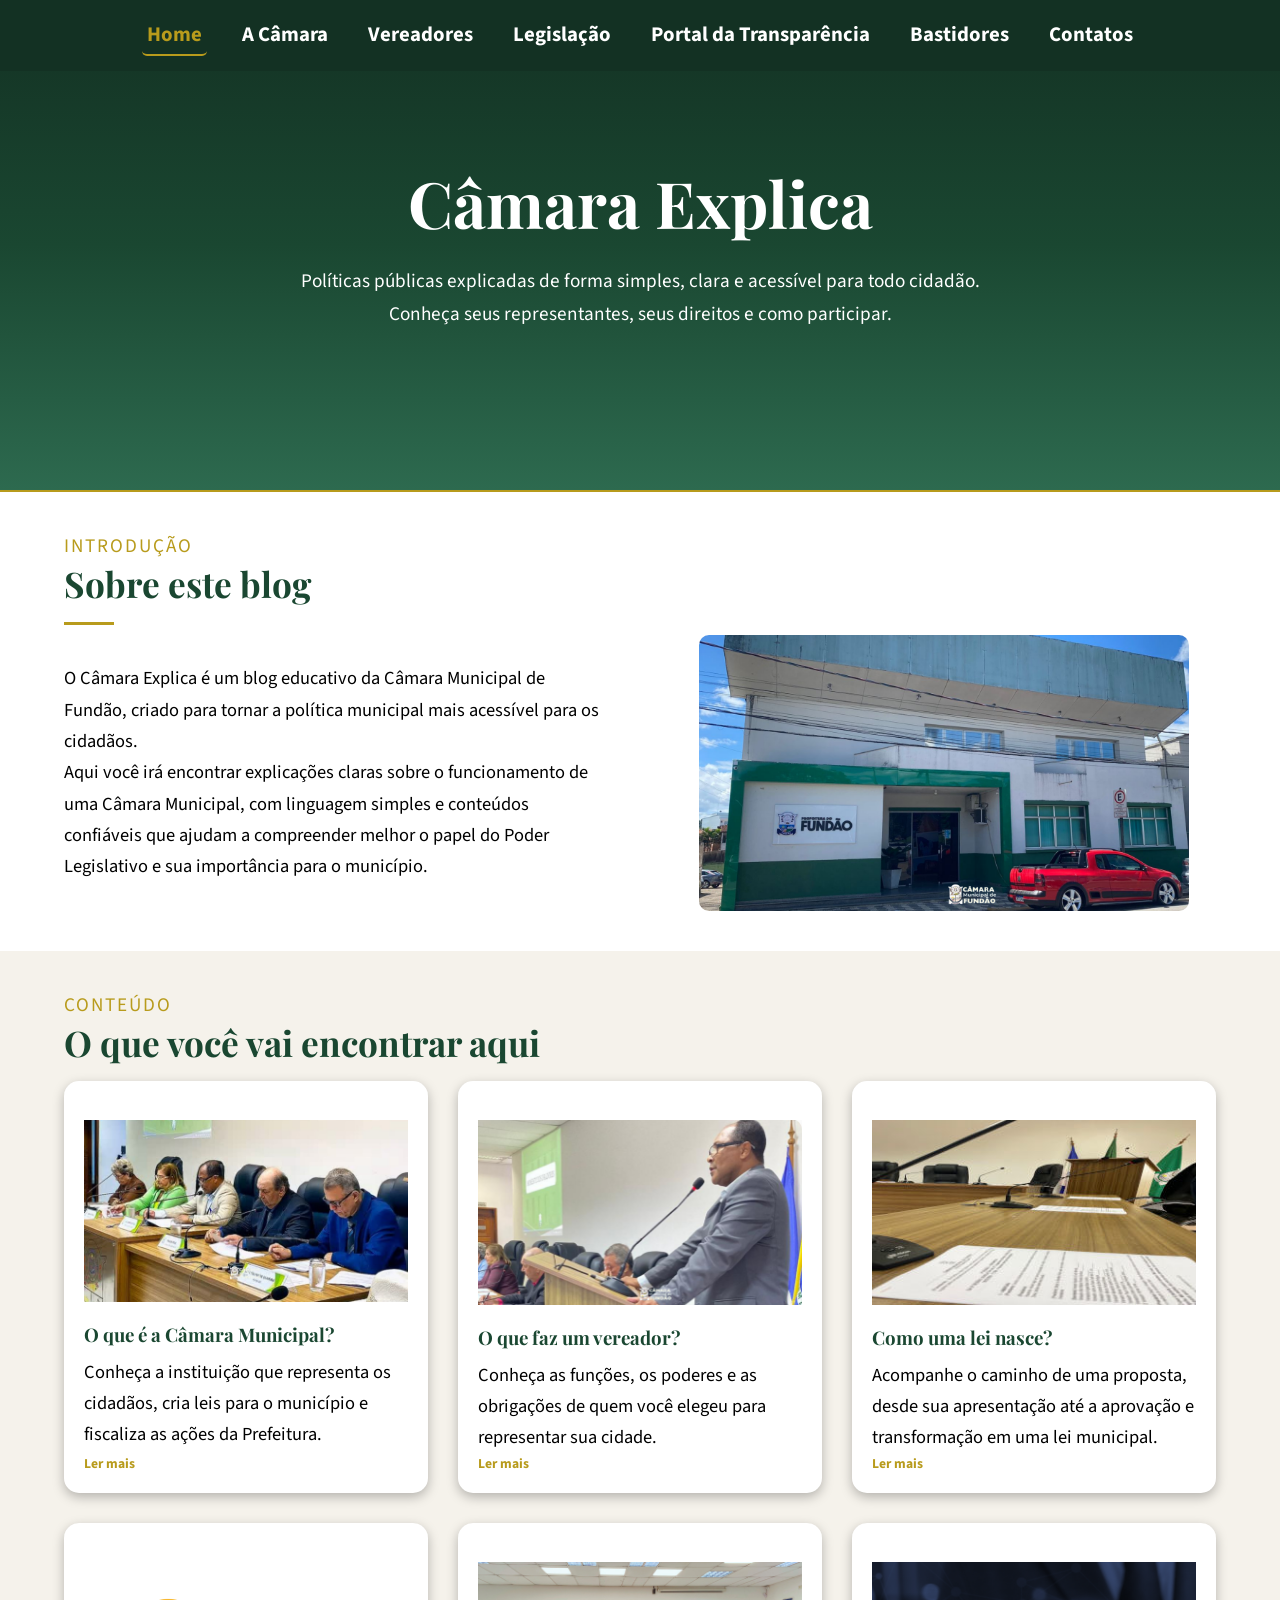
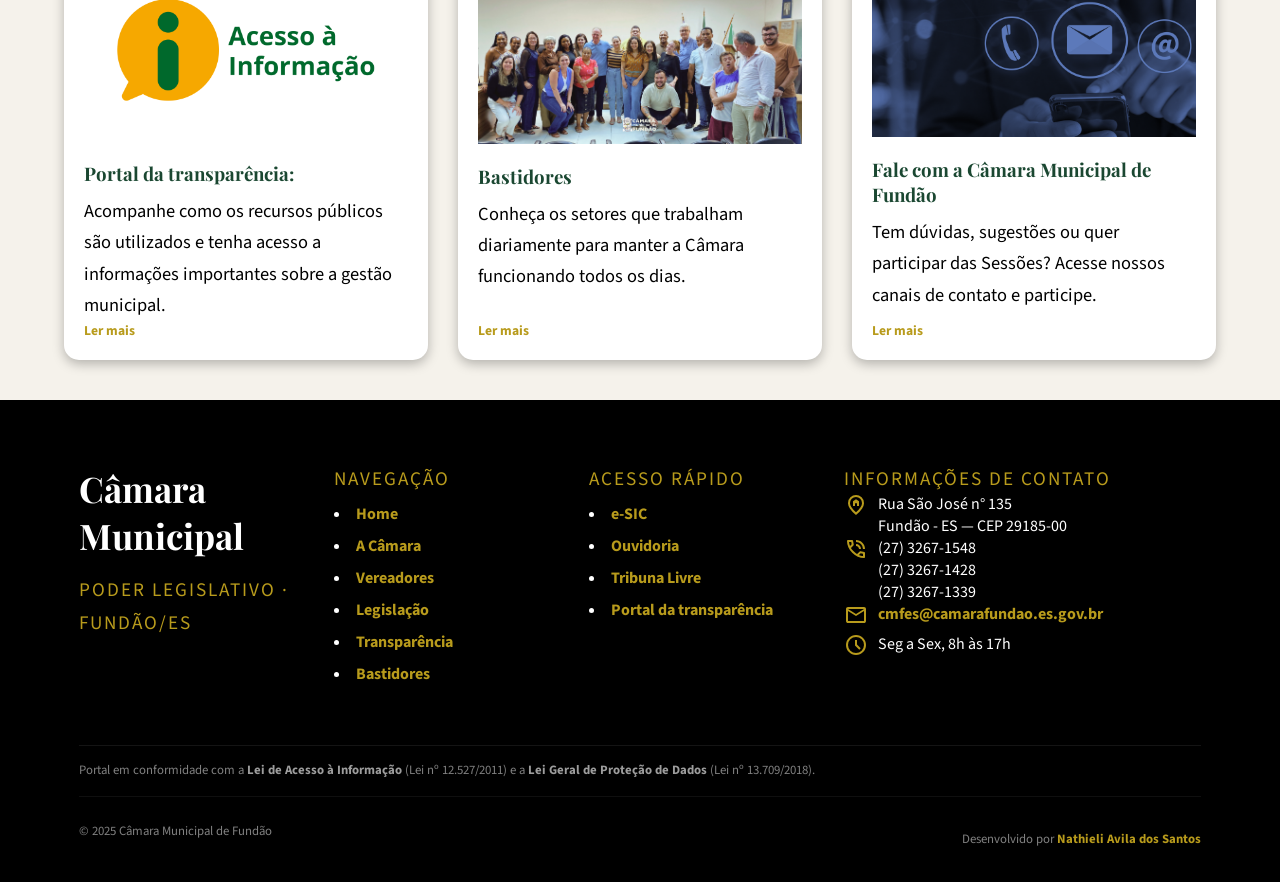
<file: index.html>
<!DOCTYPE html>
<html lang="pt-br">
<head>
    <meta charset="UTF-8">
    <meta name="viewport" content="width=device-width, initial-scale=1.0">
    <link rel="stylesheet" href="https://fonts.googleapis.com/css2?family=Material+Symbols+Outlined:opsz,wght,FILL,GRAD@20..48,100..700,0..1,-50..200&icon_names=menu" />
    <link rel='shortcut icon' type='image/x-icon' href='https://www.camarafundao.es.gov.br/assets/img/favicon.ico' />
    <link rel="stylesheet" href="style.css">
    <script src="incluir.js"></script>
    <title>Câmara Explica</title>
</head>
<body>

    <div id="header"></div>

    <main>
        <!-- HERO -->
        <section class="hero">
            <div class="container">
                <h1>Câmara Explica </h1>
                <p>
                    Políticas públicas explicadas de forma simples, clara e acessível para todo cidadão. Conheça seus representantes, seus direitos e como participar. 
                </p>
            </div>
        </section>

        <!-- SOBRE -->
        <section id="home" class="secao-white" >
            <div class="container">
                <span class="letra">Introdução</span>
                <h2>Sobre este blog </h2>
                <div class="secao-linha"></div>
                <div class="home-inicio">
                    <p class="elemento">
                        O Câmara Explica é um blog educativo da Câmara Municipal de Fundão, criado para tornar a política municipal mais acessível para os cidadãos. <br> Aqui você irá encontrar explicações claras sobre o funcionamento de uma Câmara Municipal, com linguagem simples e conteúdos confiáveis que ajudam a compreender melhor o papel do Poder Legislativo e sua importância para o município. 
                    </p>
                    <img class="elemento" src="Imagens/vereadores/camara.png" alt="">
                </div>
            </div>
        </section>

        <!-- IMAGENS DESTAQUE COM LINK -->
        <section id="destaques">
            <div class="container">
                <span class="letra">Conteúdo</span>
                <h2>O que você vai encontrar aqui</h2>
                <div class="grid-base home-cards">
                    <article class="home-card card-base">
                        <a href="Camara.html"><img src="Imagens/vereadores/vereadores.jpg" alt=""></a>
                        <h3>O que é a Câmara Municipal?</h3>
                        <p>
                            Conheça a instituição que representa os cidadãos, cria leis para o município e fiscaliza as ações da Prefeitura. 
                        </p>
                        <a href="Camara.html">Ler mais</a>
                    </article>

                    <article class="home-card card-base">
                        <a href="vereadores.html">
                        <img src="Imagens/vereadores/oquefaz.png" alt=""></a>
                        <h3>O que faz um vereador?</h3> 
                        <p>
                            Conheça as funções, os poderes e as obrigações de quem você elegeu para representar sua cidade.
                        </p>
                        <a href="vereadores.html">Ler mais</a>
                    </article>

                    <article class="home-card card-base">
                        <a href="legislacao.html">
                        <img src="Imagens/vereadores/legislação.jpeg" alt=""></a>
                        <h3>Como uma lei nasce?</h3>
                        <p>
                            Acompanhe o caminho de uma proposta, desde sua apresentação até a aprovação e transformação em uma lei municipal.
                        </p>
                        <a href="legislacao.html">Ler mais</a>
                    </article>

                    <article class="home-card card-base">
                        <a href="transparencia.html">
                        <img src="Imagens/lei-acesso-informacao3.png" alt=""></a>
                        <h3>Portal da transparência:</h3> 
                        <p>
                            Acompanhe como os recursos públicos são utilizados e tenha acesso a informações importantes sobre a gestão municipal.
                        </p>
                        <a href="transparencia.html">Ler mais</a>
                    </article>

                    <article class="home-card card-base">
                        <a href="bastidores.html">
                        <img src="Imagens/vereadores/bastidores.png" alt=""></a>
                        <h3>Bastidores</h3>
                        <p>
                            Conheça os setores que trabalham diariamente para manter a Câmara funcionando todos os dias.
                        </p>
                        <a href="bastidores.html">Ler mais</a>
                    </article>

                    <article class="home-card card-base">
                        <a href="contatos.html">
                        <img src="Imagens/vereadores/contato.png" alt=""></a>
                        <h3>Fale com a Câmara Municipal de Fundão</h3>
                        <p>
                            Tem dúvidas, sugestões ou quer participar das Sessões? Acesse nossos canais de contato e participe.
                        </p>
                        <a href="contatos.html">Ler mais</a>
                    </article>
                </div>
            </div>
        </section>
    </main>
    <div id="footer"></div>
</body>
</html>
</file>
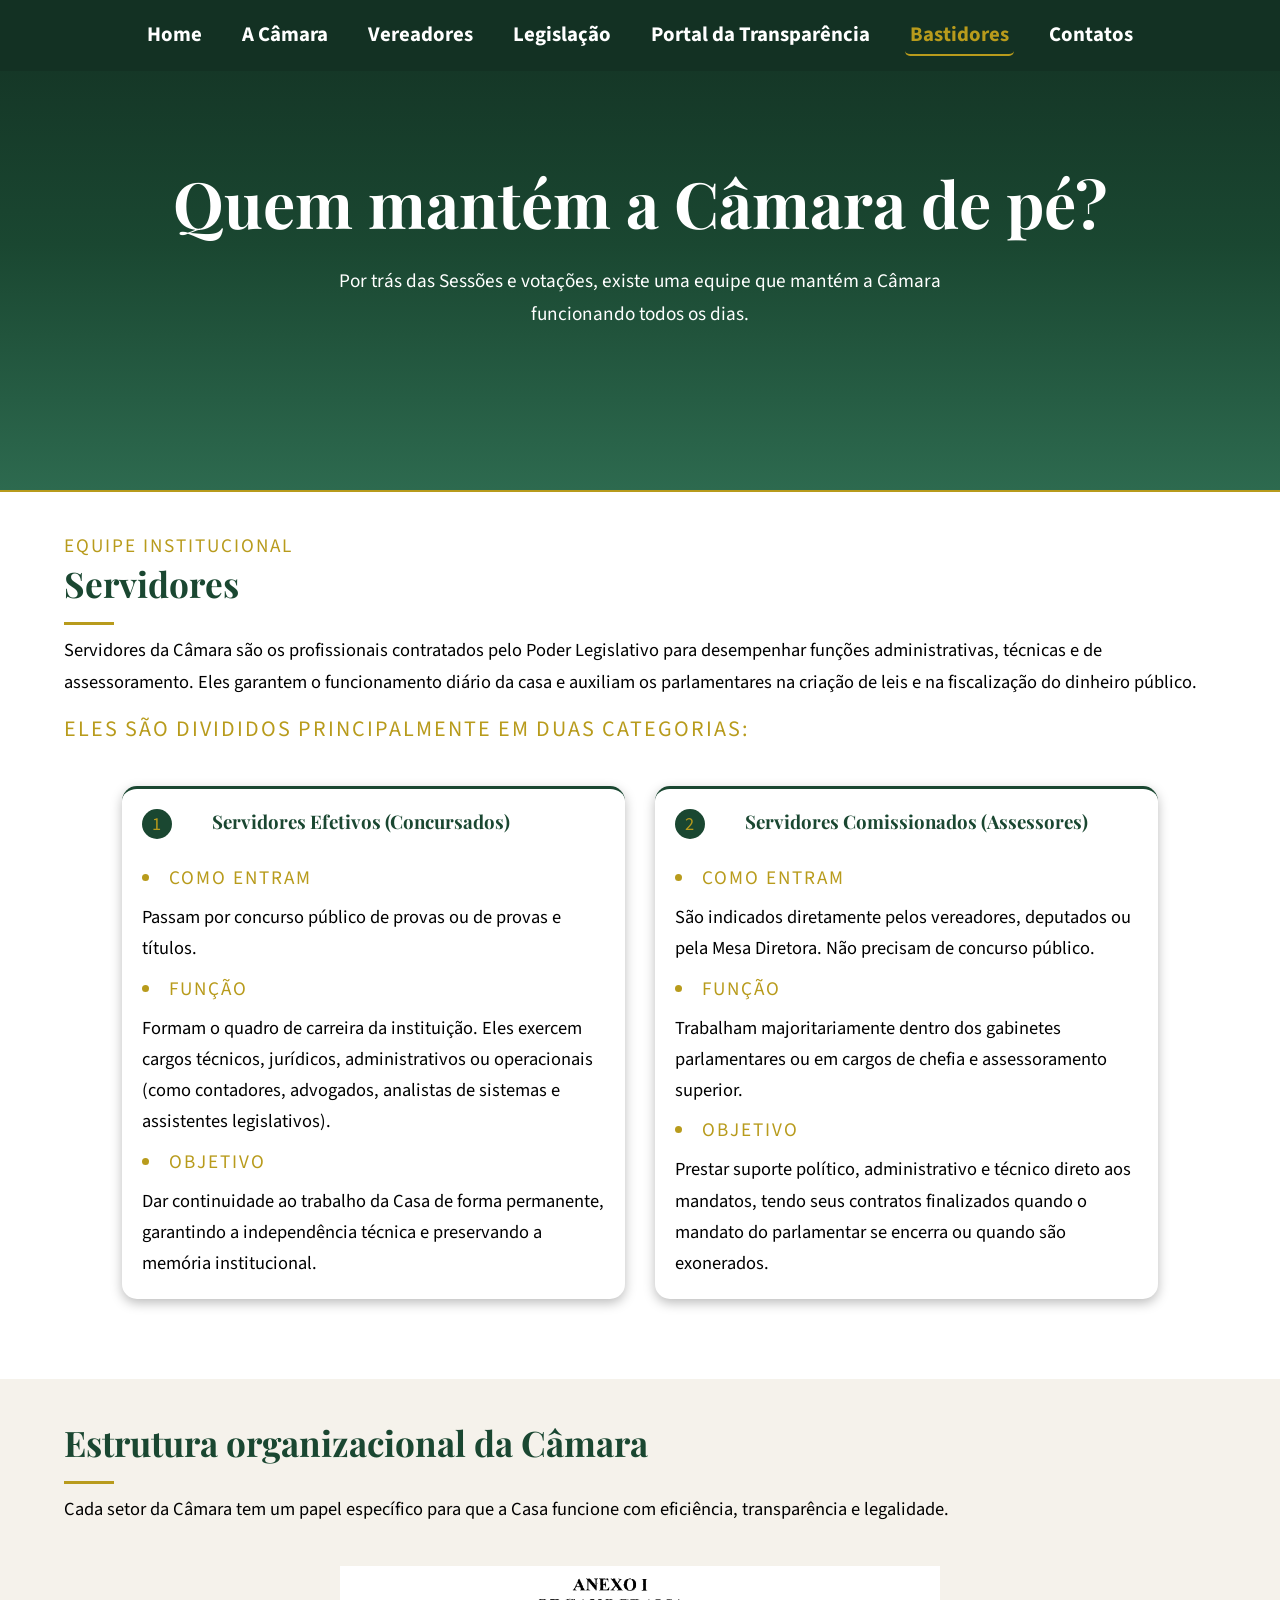
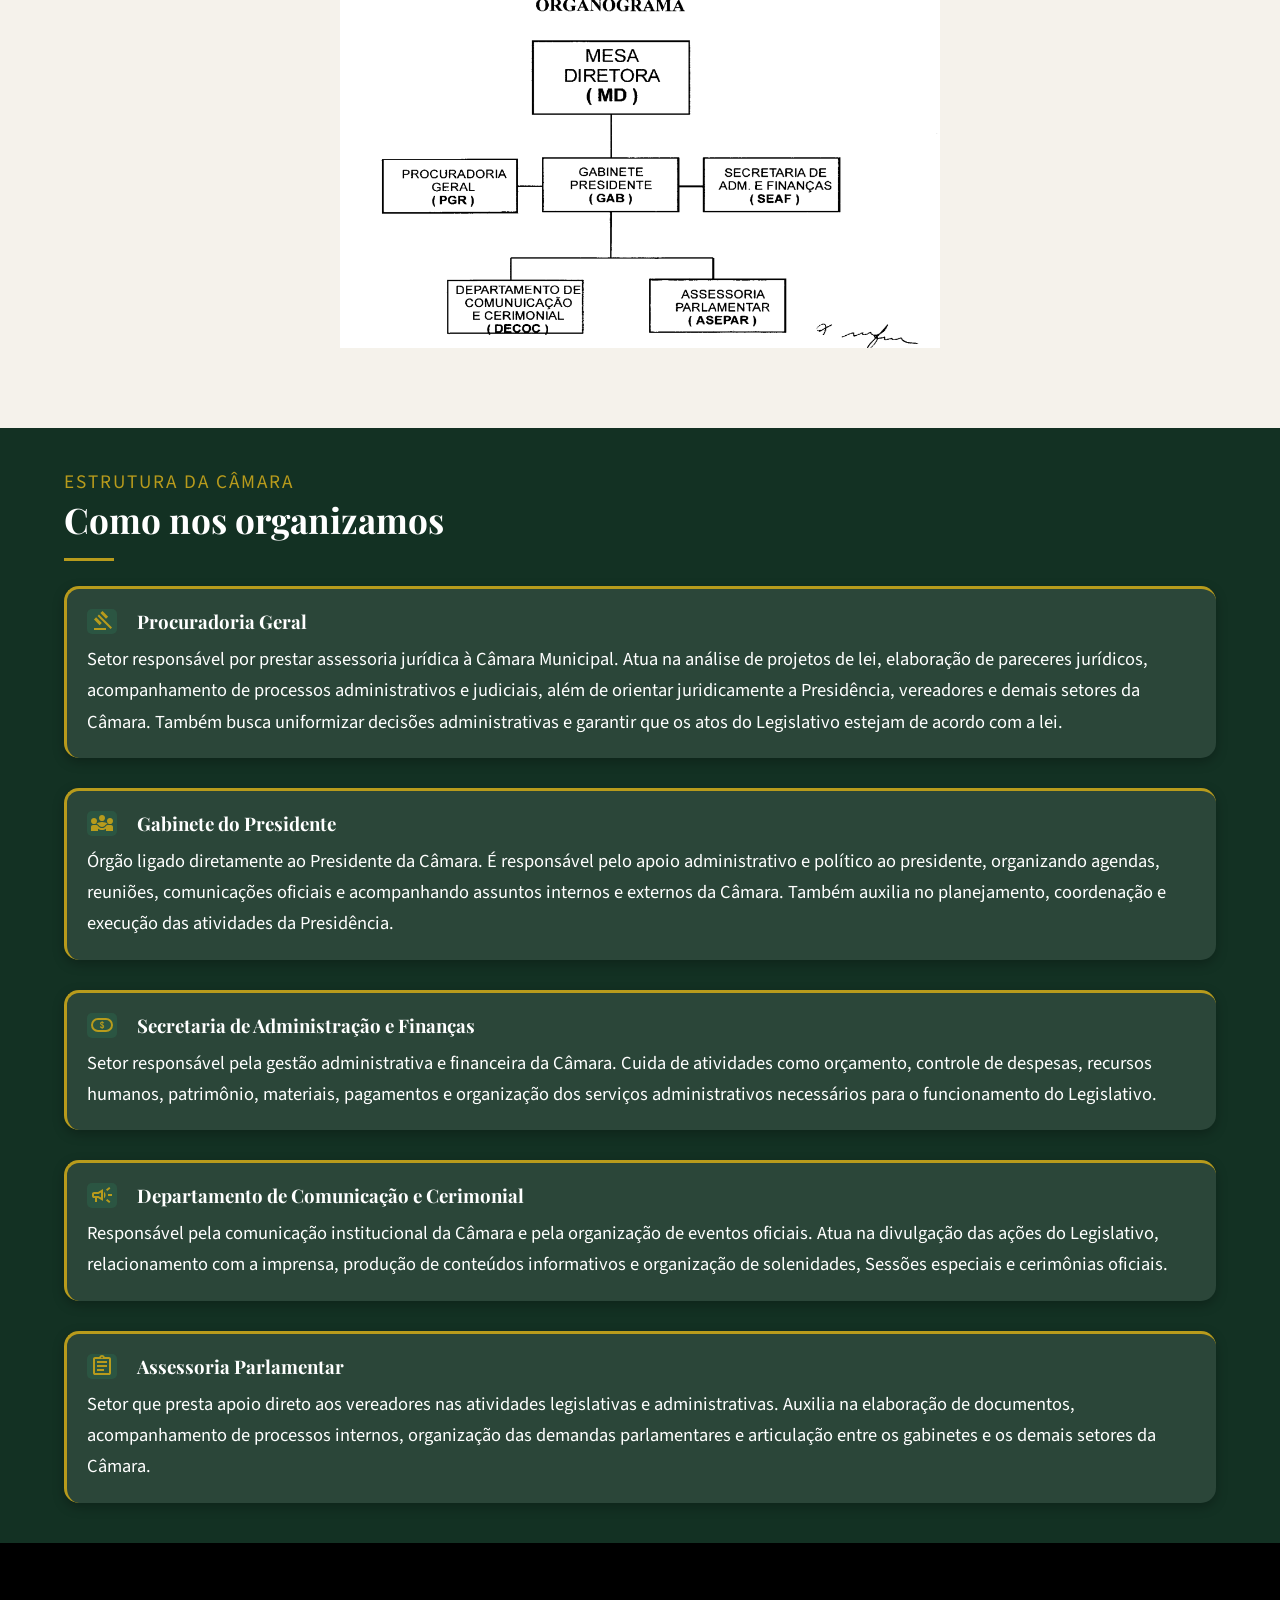
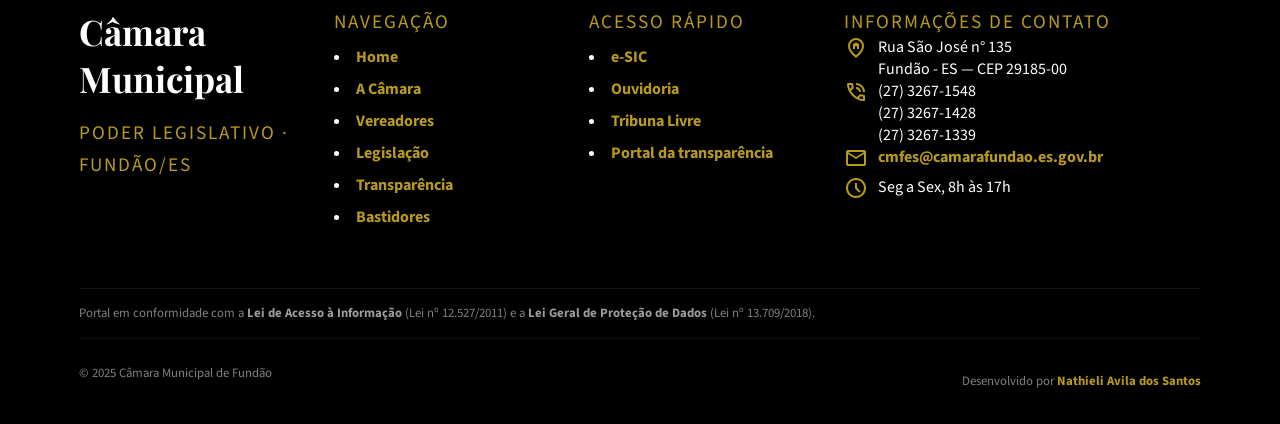
<file: bastidores.html>
<!DOCTYPE html>
<html lang="pt-br">
<head>
    <meta charset="UTF-8">
    <meta name="viewport" content="width=device-width, initial-scale=1.0">
    <link rel="stylesheet" href="https://fonts.googleapis.com/css2?family=Material+Symbols+Outlined:opsz,wght,FILL,GRAD@20..48,100..700,0..1,-50..200&icon_names=menu" />
    <link rel='shortcut icon' type='image/x-icon' href='https://www.camarafundao.es.gov.br/assets/img/favicon.ico' />
    <link rel="stylesheet" href="style.css">
    <script src="incluir.js"></script>
    <title>Bastidores</title>
</head>
<body>
    <div id="header"></div>
    <main>
        <section class="hero">
            <div class="container">
                <h1>Quem mantém a Câmara de pé?</h1>
                <p>
                    Por trás das Sessões e votações, existe uma equipe que mantém a Câmara funcionando todos os dias.
                </p>
            </div>
        </section>

        <section id="servidores" class="secao-white">
            <div class="container">
                <span class="letra">Equipe Institucional</span>
                <h2>Servidores</h2>
                <div class="secao-linha"></div>
                <p>
                    Servidores da Câmara são os profissionais contratados pelo Poder Legislativo para desempenhar funções administrativas, técnicas e de assessoramento. Eles garantem o funcionamento diário da casa e auxiliam os parlamentares na criação de leis e na fiscalização do dinheiro público.
                </p>
                <p><span class="letra">Eles são divididos principalmente em duas categorias:</span></p>
                
                <div class="grid-base grid-servidores container">
                    <article class="card-base">
                        <div class="numeracao">
                            <p class="numero">1</p>
                            <h3>Servidores Efetivos (Concursados)</h3>
                        </div>
                        <ul>
                            <li class="letra">Como entram</li>
                            <p>
                                Passam por concurso público de provas ou de provas e títulos.
                            </p>
                            <li class="letra">Função</li>
                            <p>
                                Formam o quadro de carreira da instituição. Eles exercem cargos técnicos, jurídicos, administrativos ou operacionais (como contadores, advogados, analistas de sistemas e assistentes legislativos).
                            </p>
                            <li class="letra">Objetivo</li>
                            <p>
                                Dar continuidade ao trabalho da Casa de forma permanente, garantindo a independência técnica e preservando a memória institucional.
                            </p> 
                        </ul>
                    </article>
                    
                    <article class="card-base">
                        <div class="numeracao">
                            <p class="numero">2</p>
                            <h3>Servidores Comissionados (Assessores)</h3>
                        </div>
                        <ul>
                            <li class="letra">Como entram</li>
                            <p>
                                São indicados diretamente pelos vereadores, deputados ou pela Mesa Diretora. Não precisam de concurso público.
                            </p>
                            <li class="letra">Função</li>
                            <p>
                                Trabalham majoritariamente dentro dos gabinetes parlamentares ou em cargos de chefia e assessoramento superior.
                            </p>
                            <li class="letra">Objetivo</li>
                            <p>
                                Prestar suporte político, administrativo e técnico direto aos mandatos, tendo seus contratos finalizados quando o mandato do parlamentar se encerra ou quando são exonerados.
                            </p>
                        </ul>
                    </article>
                </div>
            </div>
        </section>

        <section id="estrutura-imagem">
            <div class="container">
                <h2>Estrutura organizacional da Câmara</h2>
                <div class="secao-linha"></div>
                <p>
                    Cada setor da Câmara tem um papel específico para que a Casa funcione com eficiência, transparência e legalidade.
                </p>
                <div class="container"><img class="img-servidores" src="Imagens/estrutura-organizacional.png" alt=""></div>
            </div>
        </section>
    
        <section id="estrutura" class="secao-verde">
            <div class="container">
                <span class="letra">Estrutura da Câmara</span>
                    <h2>Como nos organizamos</h2>
                    <div class="secao-linha"></div>
                <div class="grid-base grid-estrutura">
                    <article class="card-base card-estrutura">
                        <div class="numeracao">
                            <div class="icon-fundo">
                                <span><img src="Imagens/icones/procuradoria.svg" alt=""></span>
                            </div>
                            <h3>Procuradoria Geral</h3>
                        </div>
                        <p>
                            Setor responsável por prestar assessoria jurídica à Câmara Municipal. Atua na análise de projetos de lei, elaboração de pareceres jurídicos, acompanhamento de processos administrativos e judiciais, além de orientar juridicamente a Presidência, vereadores e demais setores da Câmara. Também busca uniformizar decisões administrativas e garantir que os atos do Legislativo estejam de acordo com a lei.
                        </p>
                    </article>
                
                    <article class="card-base card-estrutura">
                        <div class="numeracao">
                            <div class="icon-fundo">
                                <span><img src="Imagens/icones/gabinete.svg" alt=""></span>
                            </div>
                            <h3>Gabinete do Presidente</h3>
                        </div>
                        <p>
                            Órgão ligado diretamente ao Presidente da Câmara. É responsável pelo apoio administrativo e político ao presidente, organizando agendas, reuniões, comunicações oficiais e acompanhando assuntos internos e externos da Câmara. Também auxilia no planejamento, coordenação e execução das atividades da Presidência.
                        </p>
                    </article>
                
                    <article class="card-base card-estrutura">
                        <div class="numeracao">
                            <div class="icon-fundo">
                                <span><img src="Imagens/icones/financas.svg" alt=""></span>
                            </div>
                            <h3>Secretaria de Administração e Finanças</h3>
                        </div>
                        <p>
                            Setor responsável pela gestão administrativa e financeira da Câmara. Cuida de atividades como orçamento, controle de despesas, recursos humanos, patrimônio, materiais, pagamentos e organização dos serviços administrativos necessários para o funcionamento do Legislativo.
                        </p>
                    </article>
                
                    <article class="card-base card-estrutura">
                        <div class="numeracao">
                            <div class="icon-fundo">
                                <span><img src="Imagens/icones/megafone.svg" alt=""></span>
                            </div>
                            <h3>Departamento de Comunicação e Cerimonial</h3>
                        </div>
                        <p>
                            Responsável pela comunicação institucional da Câmara e pela organização de eventos oficiais. Atua na divulgação das ações do Legislativo, relacionamento com a imprensa, produção de conteúdos informativos e organização de solenidades, Sessões especiais e cerimônias oficiais.
                        </p>
                    </article>
                
                    <article class="card-base card-estrutura">
                        <div class="numeracao">
                            <div class="icon-fundo">
                                <span><img src="Imagens/icones/assessoria.svg" alt=""></span>
                            </div>
                            <h3>Assessoria Parlamentar</h3>
                        </div>
                        <p>
                            Setor que presta apoio direto aos vereadores nas atividades legislativas e administrativas. Auxilia na elaboração de documentos, acompanhamento de processos internos, organização das demandas parlamentares e articulação entre os gabinetes e os demais setores da Câmara.
                        </p>
                    </article>
                </div>
            </div>
        </section>
    </main>
    <div id="footer"></div>
</body>
</html>
</file>
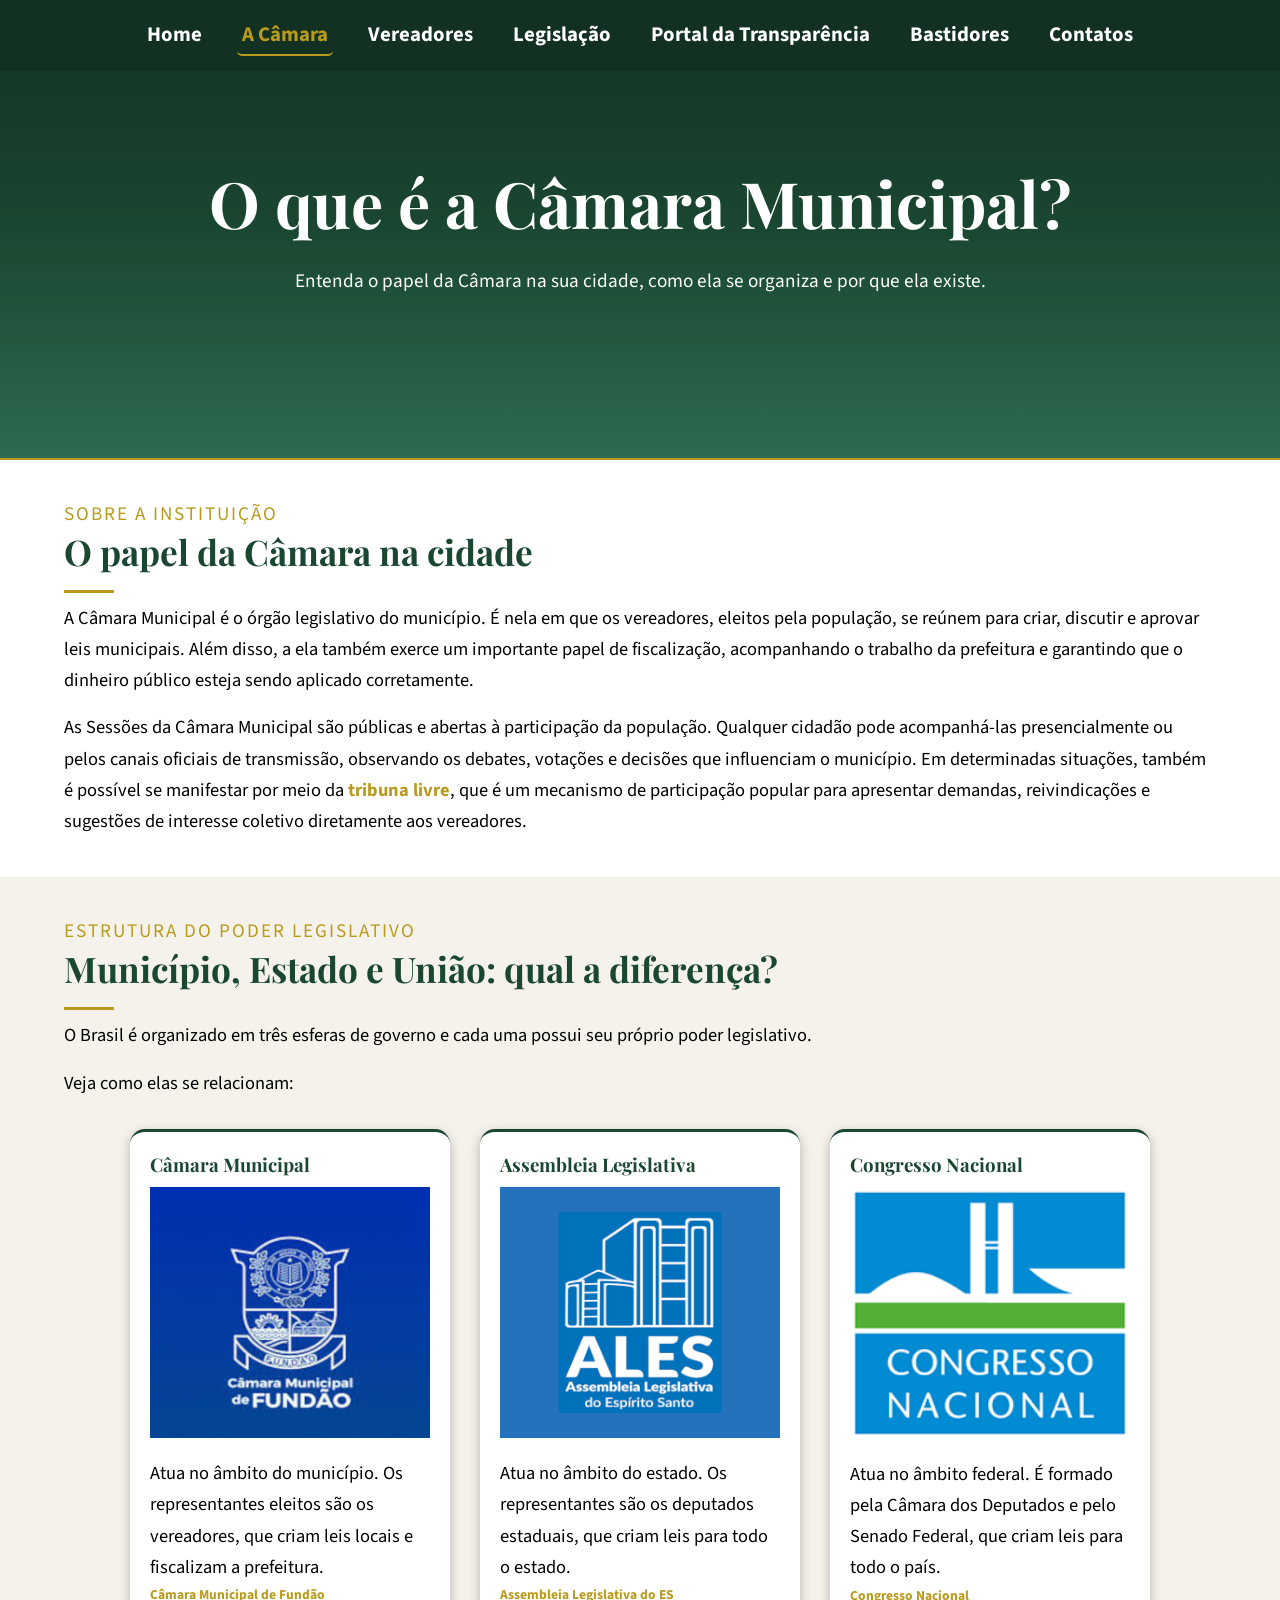
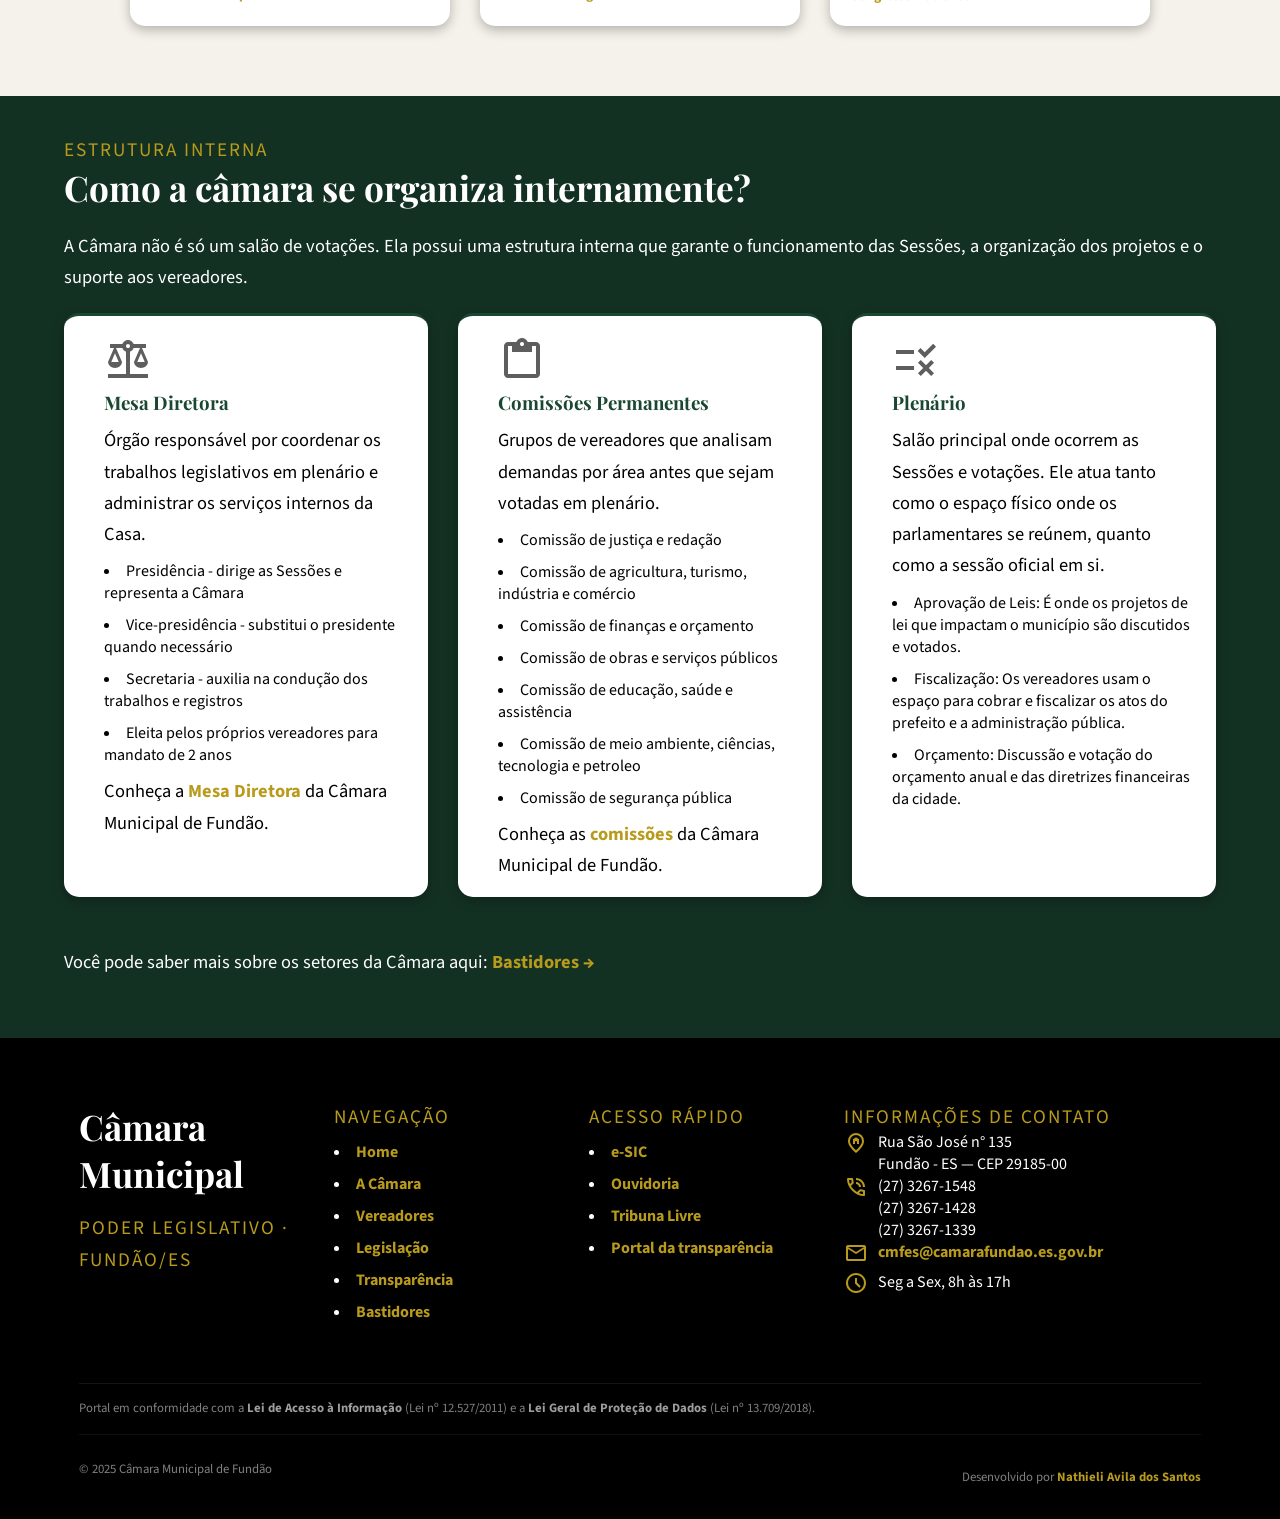
<file: Camara.html>
<!DOCTYPE html>
<html lang="pt-br">
<head>
    <meta charset="UTF-8">
    <meta name="viewport" content="width=device-width, initial-scale=1.0">
    <link rel="stylesheet" href="https://fonts.googleapis.com/css2?family=Material+Symbols+Outlined:opsz,wght,FILL,GRAD@20..48,100..700,0..1,-50..200&icon_names=menu" />
    <link rel='shortcut icon' type='image/x-icon' href='https://www.camarafundao.es.gov.br/assets/img/favicon.ico' />
    <link rel="stylesheet" href="style.css">
    <script src="incluir.js"></script>
    <title>A Câmara</title>
</head>
<body>
<div id="header"></div>

<main>
    <section class="hero">
        <div class="container">
            <h1>O que é a Câmara Municipal?</h1>
            <p>
                Entenda o papel da Câmara na sua cidade, como ela se organiza e por que ela existe.
            </p>
        </div>
    </section>

    <section class="sobre secao-white">
        <div class="container">
        <span class="letra">Sobre a instituição</span>
        <h2>O papel da Câmara na cidade</h2>
        <div class="secao-linha"></div>
            <p>
                A Câmara Municipal é o órgão legislativo do município. É nela em que os vereadores, eleitos pela população, se reúnem para criar, discutir e aprovar leis municipais.
                Além disso, a ela também exerce um importante papel de fiscalização, acompanhando o trabalho da prefeitura e garantindo que o dinheiro público esteja sendo aplicado corretamente.
            </p>

            <p>
                As Sessões da Câmara Municipal são públicas e abertas à participação da população. Qualquer cidadão pode acompanhá-las presencialmente ou pelos canais oficiais de transmissão, observando os debates, votações e decisões que influenciam o município. Em determinadas situações, também é possível se manifestar por meio da <a href="https://www.camarafundao.es.gov.br/formulario/tribunalivre">tribuna livre</a>, que é um mecanismo de participação popular para apresentar demandas, reivindicações e sugestões de interesse coletivo diretamente aos vereadores.
            </p>
        </div>
    </section>

    <section id="destaques">
        <div class="container">
            <span class="letra">Estrutura do poder legislativo</span>
            <h2>Município, Estado e União: qual a diferença?</h2>
            <div class="secao-linha"></div>
            <p>
                O Brasil é organizado em três esferas de governo e cada uma possui seu próprio poder legislativo.
            </p>
            <p>Veja como elas se relacionam:</p>
            
            <div class="grid-base grid-legislativo">
                <article class="card-base">
                    <h3>Câmara Municipal</h3>
                    <img src="Imagens/camaraLogo2.jpg" alt="Câmara Municipal de Fundão">
                    <p>
                        Atua no âmbito do município. Os representantes eleitos são os vereadores, que criam leis locais e fiscalizam a prefeitura.
                    </p>
                    <a href="https://www.camarafundao.es.gov.br/">Câmara Municipal de Fundão</a>
                </article>
                
                <article class="card-base">
                    <h3>Assembleia Legislativa</h3>
                    <img src="Imagens/ALES2.png" alt="Assembleia Legislativa">

                    <p>
                        Atua no âmbito do estado. Os representantes são os deputados estaduais, que criam leis para todo o estado.
                    </p>
                    <a href="https://www.al.es.gov.br/">Assembleia Legislativa do ES</a>
                </article>
                
                <article class="card-base">
                    <h3>Congresso Nacional</h3>
                    <img src="Imagens/congresso.png" alt="">
                    
                    <p>
                        Atua no âmbito federal. É formado pela Câmara dos Deputados e pelo Senado Federal, que criam leis para todo o país.
                    </p>
                    <a href="https://www.congressonacional.leg.br/">Congresso Nacional</a>
                </article>
            </div>
        </div>
    </section>


    <section id="organizacao" class="secao-verde">
        <div class="container">
            <span class="letra">estrutura interna</span>
            <h2>Como a câmara se organiza internamente?</h2>
            <p>
                A Câmara não é só um salão de votações. Ela possui uma estrutura interna que garante o funcionamento das Sessões, a organização dos projetos e o suporte aos vereadores.
            </p>
            
            <div class="grid-base camara-cards">
                <section class="camara-card card-base">
                    <span class="icon"><img src="Imagens/mesa.svg" alt="icon"></span>
                    <h3>Mesa Diretora</h3>
                    <p>
                        Órgão responsável por coordenar os trabalhos legislativos em plenário e administrar os serviços internos da Casa.
                    </p>
                    <ul>
                        <li>Presidência - dirige as Sessões e representa a Câmara</li>
                
                        <li>Vice-presidência - substitui o presidente quando necessário</li>
                
                        <li>Secretaria - auxilia na condução dos trabalhos e registros</li>
                
                        <li>Eleita pelos próprios vereadores para mandato de 2 anos</li>
                    </ul>
                    <p>
                        Conheça a <a href="https://fundao.splonline.com.br/spl/mesas.aspx" target="_blank"> Mesa Diretora</a> da Câmara Municipal de Fundão.
                    </p>
                </section>
                
                <section class="camara-card card-base">
                    <span class="icon"><img src="Imagens/comissoes.svg" alt=""></span>
                    <h3>Comissões Permanentes</h3>
                    <p>
                        Grupos de vereadores que analisam demandas por área antes que sejam votadas em plenário.
                    </p>
                    <ul>
                        <li>Comissão de justiça e redação</li>
                        <li>Comissão de agricultura, turismo, indústria e comércio</li>
                        <li>Comissão de finanças e orçamento</li>
                        <li>Comissão de obras e serviços públicos</li>
                        <li>Comissão de educação, saúde e assistência</li>
                        <li>Comissão de meio ambiente, ciências, tecnologia e petroleo</li>
                        <li>Comissão de segurança pública</li>
                    </ul>

                    <p>
                        Conheça as <a href="https://fundao.splonline.com.br/spl/comissoes.aspx" target="_blank"> comissões</a> da Câmara Municipal de Fundão.
                    </p>
                </section>
                
                <section class="camara-card card-base">
                    <span class="icon"><img src="Imagens/plenario.svg" alt=""></span>
                    <h3>Plenário</h3>
                    <p>
                        Salão principal onde ocorrem as Sessões e votações. Ele atua tanto como o espaço físico onde os parlamentares se reúnem, quanto como a sessão oficial em si.
                    </p>
                    <ul>
                        <li>Aprovação de Leis: É onde os projetos de lei que impactam o município são discutidos e votados.</li>
                        <li>Fiscalização: Os vereadores usam o espaço para cobrar e fiscalizar os atos do prefeito e a administração pública.</li>
                        <li>Orçamento: Discussão e votação do orçamento anual e das diretrizes financeiras da cidade.</li>
                    </ul>
                </section>
            </div>
            <p class="link">
                Você pode saber mais sobre os setores da Câmara aqui: <a href="bastidores.html">Bastidores →</a>
            </p>  
        </div>
    </section>
</main>

<div id="footer"></div>

</body>
</html>
</file>
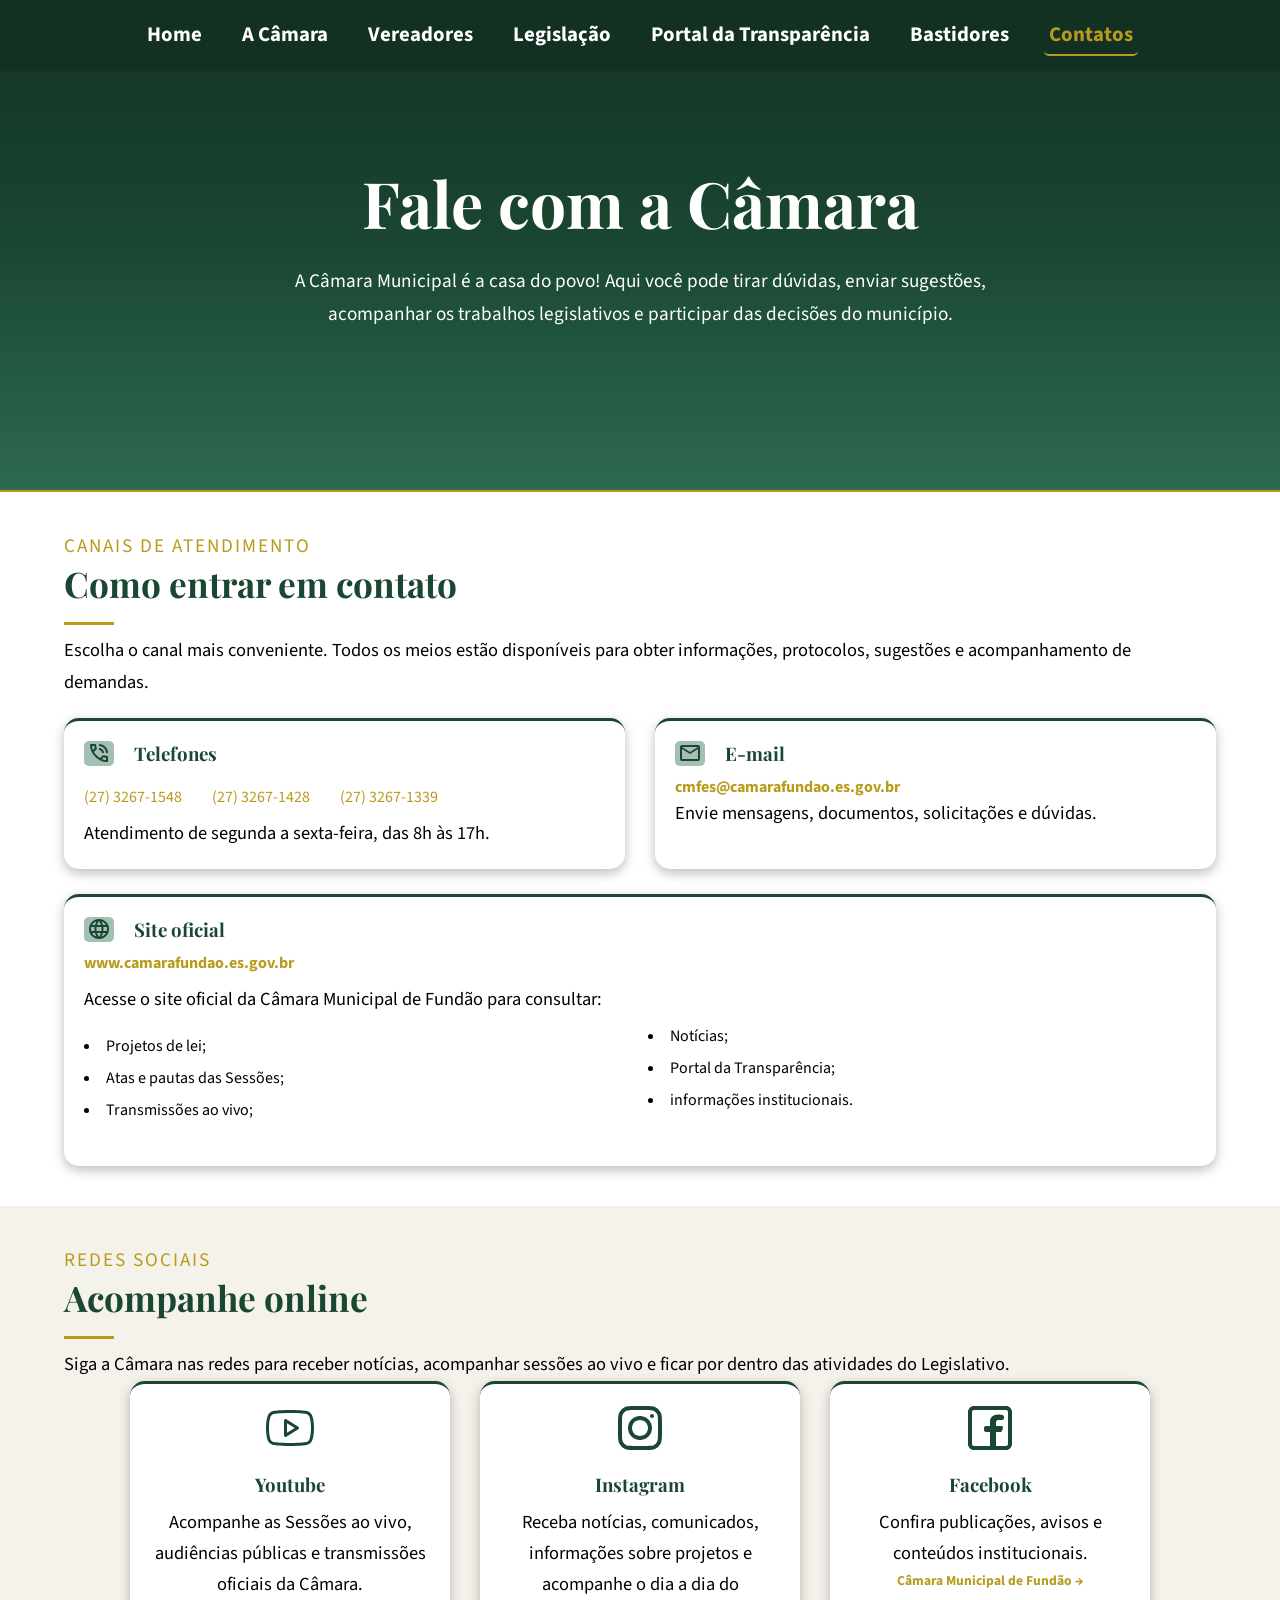
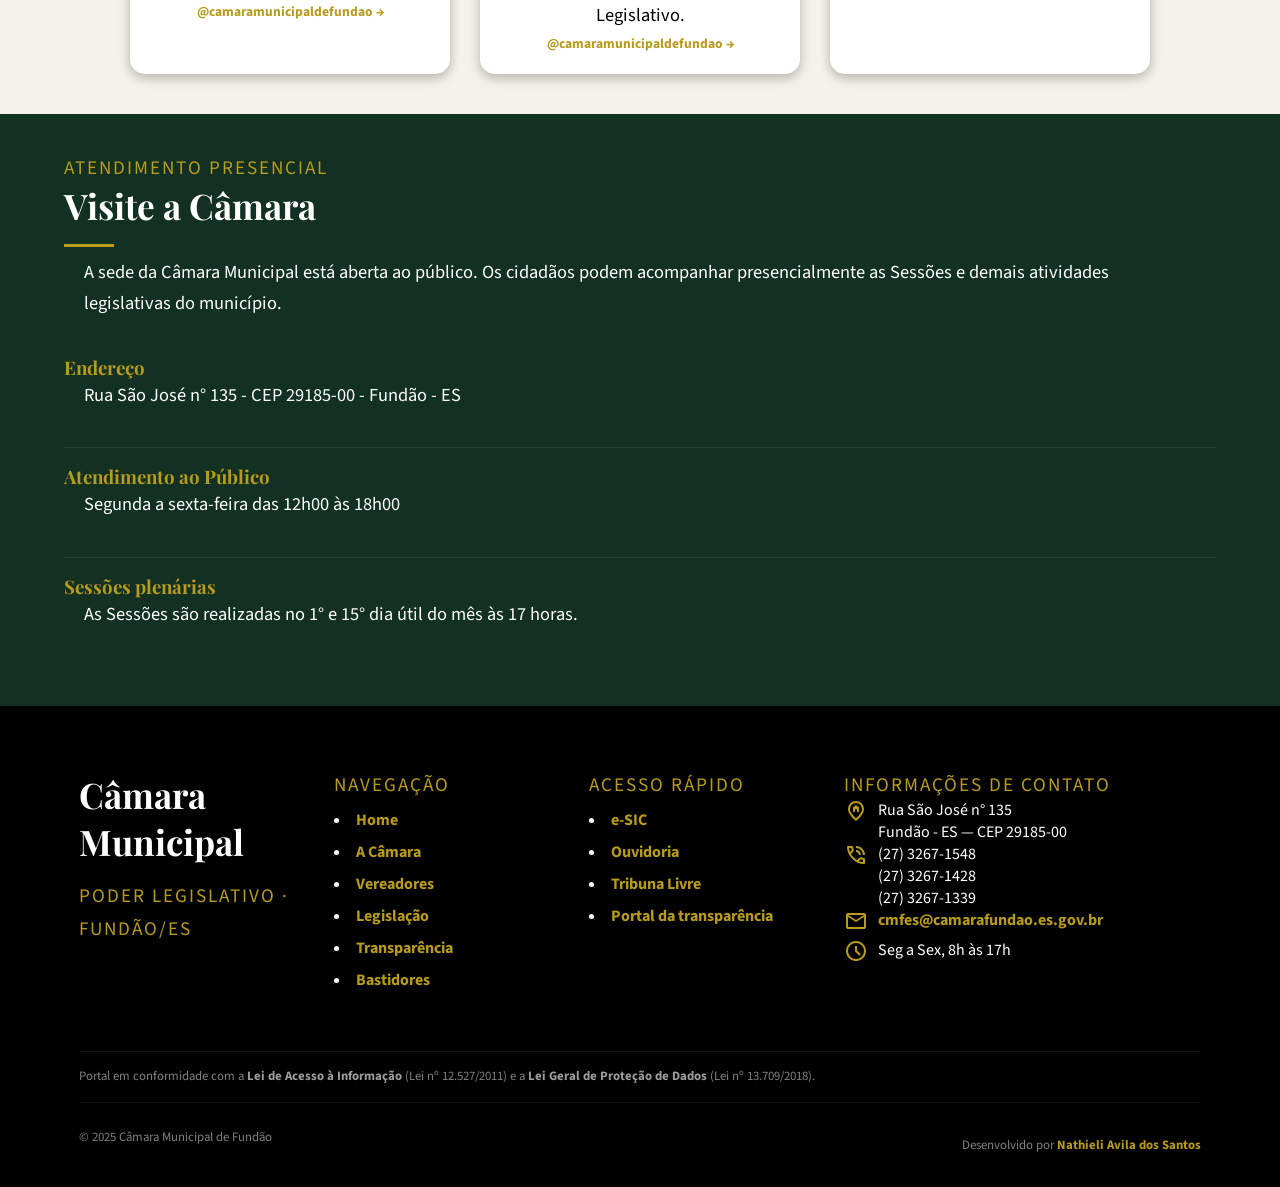
<file: contatos.html>
<!DOCTYPE html>
<html lang="pt-br">
<head>
    <meta charset="UTF-8">
    <meta name="viewport" content="width=device-width, initial-scale=1.0">
    <link rel="stylesheet" href="https://fonts.googleapis.com/css2?family=Material+Symbols+Outlined:opsz,wght,FILL,GRAD@20..48,100..700,0..1,-50..200&icon_names=menu" />
    <link rel='shortcut icon' type='image/x-icon' href='https://www.camarafundao.es.gov.br/assets/img/favicon.ico' />
    <link rel="stylesheet" href="style.css">
    <script src="incluir.js"></script>
    <title>Contatos</title>
</head>
<body>
    <div id="header"></div>
    
    <main>
        <section class="hero">
            <div class="container">
                <h1>Fale com a Câmara</h1>
                <p>
                    A Câmara Municipal é a casa do povo! Aqui você pode tirar dúvidas, enviar sugestões, acompanhar os trabalhos legislativos e participar das decisões do município.
                </p>
            </div> 
        </section>

        <section id="contato" class="secao-white">
            <div class="container">
                <span class="letra">Canais de atendimento</span>
                <h2>Como entrar em contato</h2>
                <div class="secao-linha"></div>
                <p>
                    Escolha o canal mais conveniente. Todos os meios estão disponíveis para obter informações, protocolos, sugestões e acompanhamento de demandas.
                </p>
                
                <div class="grid-base grid-canais">
                    <div class="card-base">
                            <div class="numeracao">
                                <div class="icon-fundo">
                                    <span class="contato-icon"><img src="Imagens/telefone.svg" alt=""></span>
                                </div>
                                <h3>Telefones</h3>
                            </div>

                            <div id="telefones">
                                <span>(27) 3267-1548</span>
                                <span>(27) 3267-1428</span>
                                <span>(27) 3267-1339</span>
                            </div>
                        <p>
                            Atendimento de segunda a sexta-feira, das 8h às 17h.
                        </p>
                    </div>
                    
                    <div class="card-base">
                        <div class="numeracao">
                            <div class="icon-fundo"><span class="contato-icon"><img src="Imagens/email.svg" alt=""></span>
                            </div>
                            <h3>E-mail</h3>
                        </div>
                            <a href="mailto:cmfes@camarafundao.es.gov.br">cmfes@camarafundao.es.gov.br</a>
                        <p>
                            Envie mensagens, documentos, solicitações e dúvidas.
                        </p>
                    </div>
                </div>
                <div class="grid-base grid-site">
                    <div class="card-base card-site">
                            <div class="numeracao">
                                <div class="icon-fundo">
                                    <span class="contato-icon"><img src="Imagens/globo.svg" alt=""></span>
                                </div>
                                <h3>Site oficial</h3>
                            </div>
                                <a href="http://www.camarafundao.es.gov.br">www.camarafundao.es.gov.br</a>
                            <p>
                                Acesse o site oficial da Câmara Municipal de Fundão para consultar:
                                <ul>
                                    <li>Projetos de lei;</li>
                                    <li>Atas e pautas das Sessões;</li>
                                    <li>Transmissões ao vivo;</li>
                                    <li>Notícias;</li>
                                    <li>Portal da Transparência;</li>
                                    <li>informações institucionais.</li>
                                </ul>
                            </p>
                        </div>
                </div>
            </div>
        </section>

        <section id="sociais">
            <div class="container">
                <span class="letra">Redes sociais</span>
                <h2>Acompanhe online</h2>
                <div class="secao-linha"></div>
                <p>
                    Siga a Câmara nas redes para receber notícias, acompanhar sessões ao vivo e ficar por dentro das atividades do Legislativo.
                </p>
                <div class="grid-base grid-sociais">
                    <article class="card-base card-sociais">
                        <span class="icon"><img src="Imagens/youtube.svg" alt="Youtube"></span>
                        <h3>Youtube</h3>
                        <p>
                            Acompanhe as Sessões ao vivo, audiências públicas e transmissões oficiais da Câmara.
                        </p>
                        <a href="https://www.youtube.com/@camaramunicipaldefundao?app=desktop">@camaramunicipaldefundao →</a>
                    </article>

                    <article class="card-base card-sociais">
                        <span class="icon"><img src="Imagens/instagram.svg" alt=""></span>
                        <h3>Instagram</h3>
                        <p>
                            Receba notícias, comunicados, informações sobre projetos e acompanhe o dia a dia do Legislativo.
                        </p>
                        <a href="https://www.instagram.com/camaramunicipaldefundao?igshid=NTc4MTIwNjQ2YQ%3D%3D">@camaramunicipaldefundao →</a>
                    </article>

                    <article class="card-base card-sociais">
                        <span class="icon"><img src="Imagens/facebook.svg" alt=""></span>
                        <h3>Facebook</h3>
                        <p>
                            Confira publicações, avisos e conteúdos institucionais.
                        </p>
                        <a href="https://www.facebook.com/people/C%C3%A2mara-Municipal-de-Fund%C3%A3o/61550573202546/?mibextid=LQQJ4d">Câmara Municipal de Fundão →</a>
                    </article>
                </div>
            </div>
        </section>

        <section>
            <section id="presencial" class="secao-verde">
            <div class="container">
                <span class="letra">Atendimento presencial</span>
                <h2>Visite a Câmara</h2>
                <div class="secao-linha"></div>
                <p>
                    A sede da Câmara Municipal está aberta ao público. Os cidadãos podem acompanhar presencialmente as Sessões e demais atividades legislativas do município.
                </p>
                <div class="etapas">
                    <div class="etapa">
                        <div>
                            <h3>Endereço</h3>
                            <p>
                                Rua São José n° 135 - CEP 29185-00 - Fundão - ES
                            </p>
                        </div>
                    </div>
                    
                    <div class="etapa">
                        <div>
                            <h3>Atendimento ao Público</h3>
                            
                            <p>
                                Segunda a sexta-feira das 12h00 às 18h00
                            </p>
                        </div>
                    </div>
                    
                    <div class="etapa">
                        <div>
                            <h3>Sessões plenárias</h3>
                            <p>
                                As Sessões são realizadas no 1° e 15° dia útil do mês às 17 horas.
                            </p>
                        </div>
                    </div>
                </div>
            </div>
        </section>
        <div id="footer"></div>
    </main>
</body>
</html>
</file>
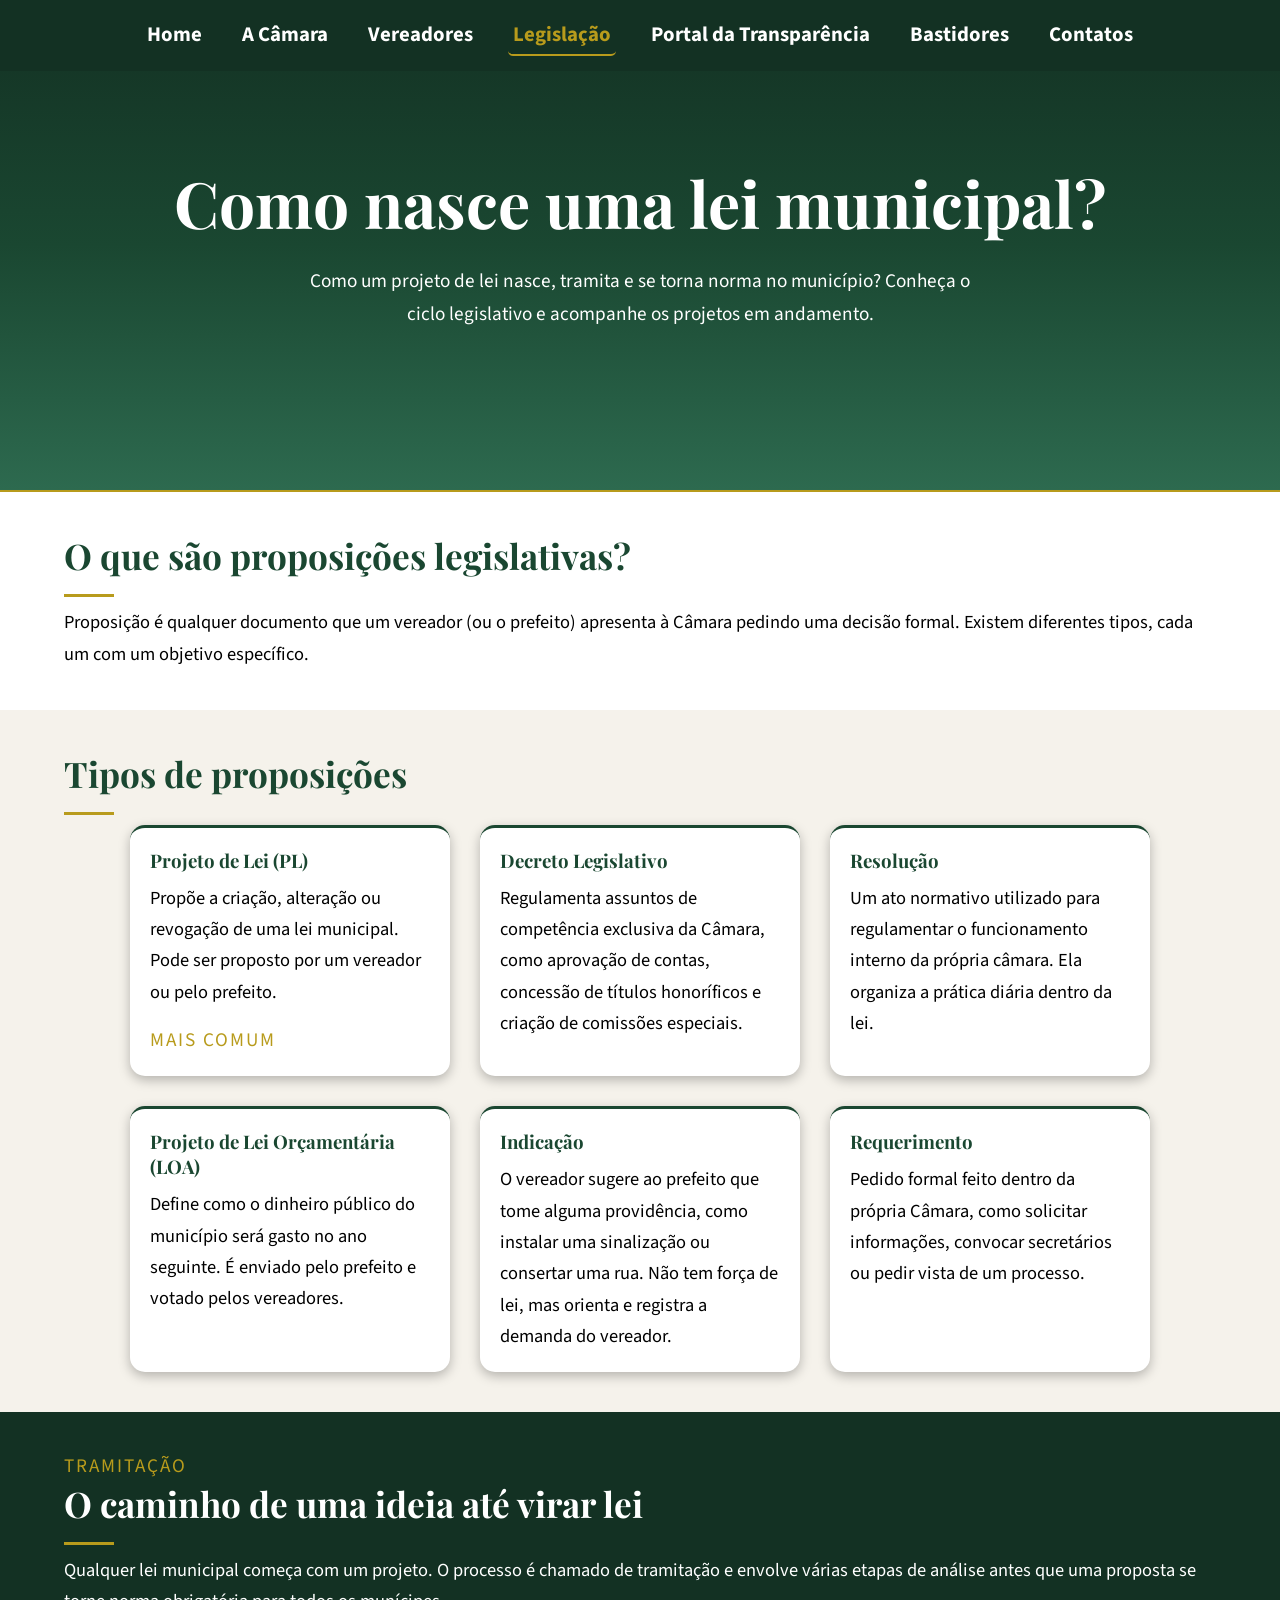
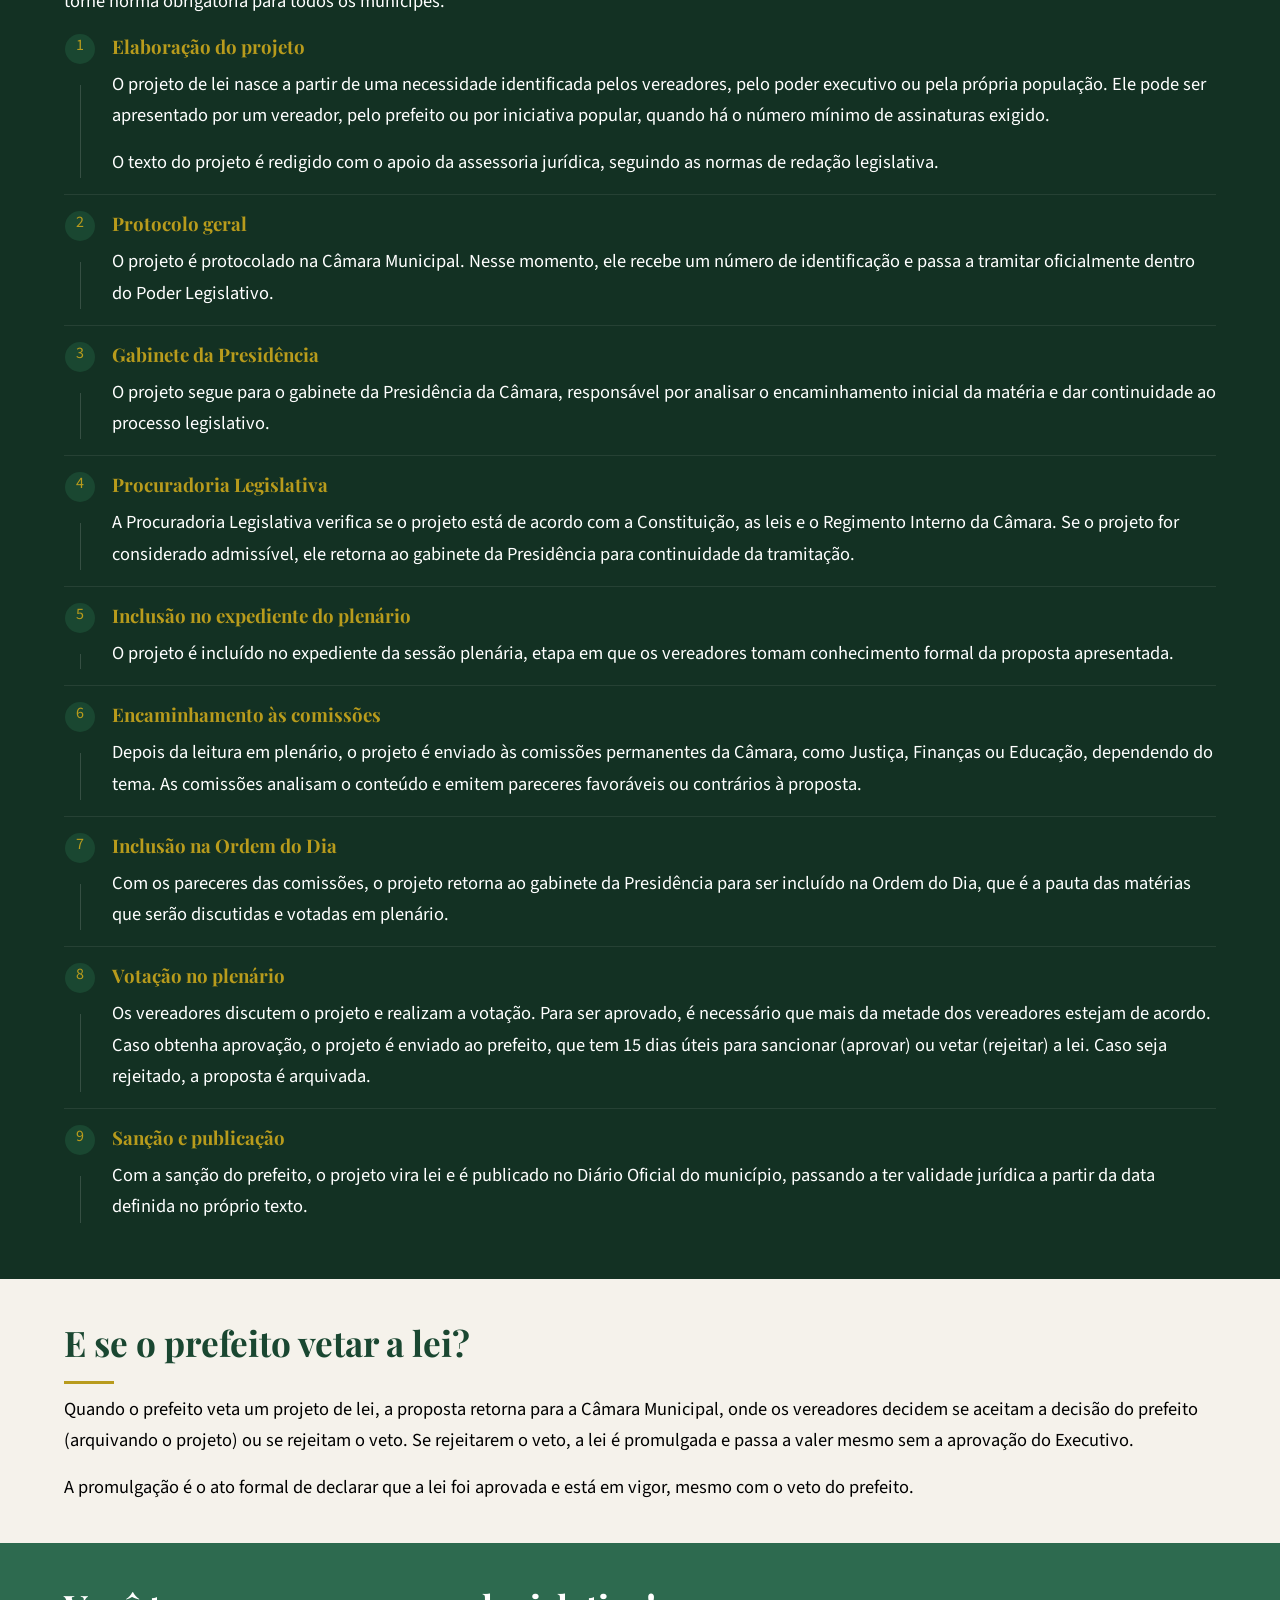
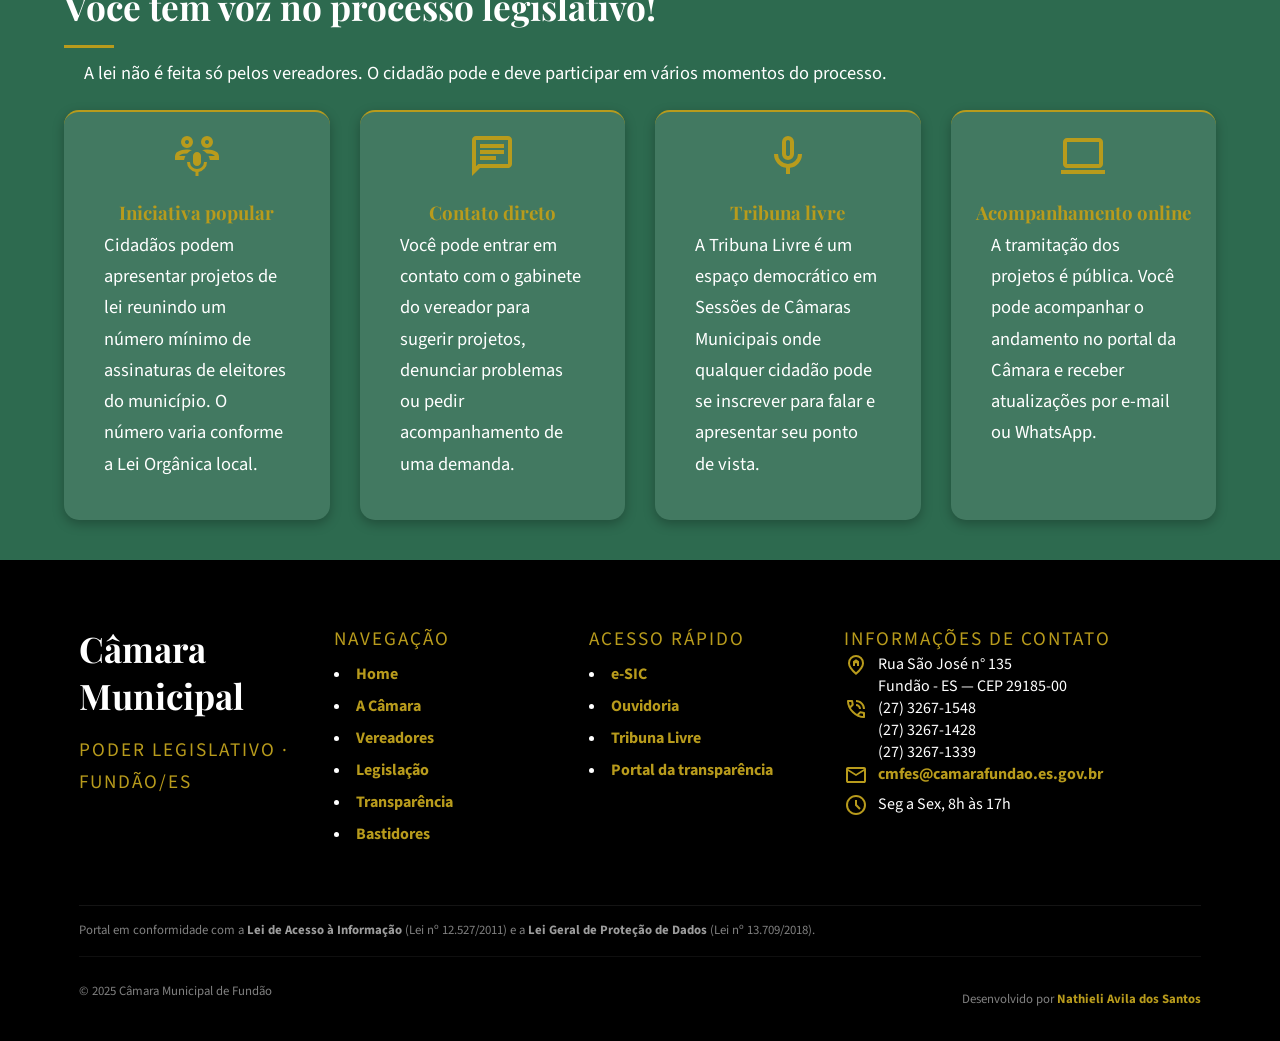
<file: legislacao.html>
<!DOCTYPE html>
<html lang="pt-br">
<head>
    <meta charset="UTF-8">
    <meta name="viewport" content="width=device-width, initial-scale=1.0">
    <link rel="stylesheet" href="https://fonts.googleapis.com/css2?family=Material+Symbols+Outlined:opsz,wght,FILL,GRAD@20..48,100..700,0..1,-50..200&icon_names=menu" />
    <link rel="stylesheet" href="style.css">
    <link rel='shortcut icon' type='image/x-icon' href='https://www.camarafundao.es.gov.br/assets/img/favicon.ico' />
    <script src="incluir.js"></script>
    <title>Legislação</title>
</head>
<body>
    <div id="header"></div>
    <main>
        <section class="hero">
            <div class="container">
                <h1>Como nasce uma lei municipal?</h1>
                <p>
                    Como um projeto de lei nasce, tramita e se torna norma no município? Conheça o ciclo legislativo e acompanhe os projetos em andamento.
                </p>
            </div>
        </section>

        <section class="secao-white">
            <div class="container">
                <h2>O que são proposições legislativas?</h2>
                <div class="secao-linha"></div>
                <p>
                    Proposição é qualquer documento que um vereador (ou o prefeito) apresenta à Câmara pedindo uma decisão formal. Existem diferentes tipos, cada um com um objetivo específico.
                </p>
            </div>
        </section>

        <section>
            <div class="container">
                <h2>Tipos de proposições</h2>
                <div class="secao-linha"></div>
                <div class="grid-base">
                    <article class="card-base">
                        <h3>Projeto de Lei (PL)</h3>
                        <p>
                            Propõe a criação, alteração ou revogação de uma lei municipal. Pode ser proposto por um vereador ou pelo prefeito.
                        </p>
                        <p class="letra">Mais comum</p>
                    </article>
                    
                    <article class="card-base">
                        <h3>Decreto Legislativo</h3>
                        <p>
                            Regulamenta assuntos de competência exclusiva da Câmara, como aprovação de contas, concessão de títulos honoríficos e criação de comissões especiais.
                        </p>
                    </article>
                    
                    <article class="card-base">
                        <h3>Resolução</h3>
                        <p>
                            Um ato normativo utilizado para regulamentar o funcionamento interno da própria câmara. Ela organiza a prática diária dentro da lei.
                        </p>
                    </article>
                    
                    <article class="card-base">
                        <h3>Projeto de Lei Orçamentária (LOA)</h3>
                        <p>
                            Define como o dinheiro público do município será gasto no ano seguinte. É enviado pelo prefeito e votado pelos vereadores.
                        </p>
                    </article>
                    
                    <article class="card-base">
                        <h3>Indicação</h3>
                        <p>
                            O vereador sugere ao prefeito que tome alguma providência, como instalar uma sinalização ou consertar uma rua. Não tem força de lei, mas orienta e registra a demanda do vereador. 
                        </p>
                    </article>
                    
                    <article class="card-base">
                        <h3>Requerimento</h3>
                        <p>
                            Pedido formal feito dentro da própria Câmara, como solicitar informações, convocar secretários ou pedir vista de um processo.
                        </p>
                    </article>
                </div>
            </div>
        </section>

        <section id="caminho" class="secao-verde">
            <div class="container">
                <span class="letra">Tramitação</span>
                <h2>O caminho de uma ideia até virar lei</h2>
                <div class="secao-linha"></div>
                <p>
                    Qualquer lei municipal começa com um projeto. O processo é chamado de tramitação e envolve várias etapas de análise antes que uma proposta se torne norma obrigatória para todos os munícipes. 
                </p>

                <div class="etapas">
                    <div class="etapa">
                        <div class="etapa-esquerda">
                            <div class="etapa-numero numero">1</div>
                            <div class="etapa-linha"></div>
                        </div>
                        <div class="etapa-conteudo">
                            <h3>Elaboração do projeto</h3>
                            <p>
                                O projeto de lei nasce a partir de uma necessidade identificada pelos vereadores, pelo poder executivo ou pela própria população. Ele pode ser apresentado por um vereador, pelo prefeito ou por iniciativa popular, quando há o número mínimo de assinaturas exigido.
                            </p>
                            <p>
                                O texto do projeto é redigido com o apoio da assessoria jurídica, seguindo as normas de redação legislativa.
                            </p>
                        </div>
                    </div>

                    <div class="etapa">
                        <div class="etapa-esquerda">
                            <div class="etapa-numero numero">2</div>
                            <div class="etapa-linha"></div>
                        </div>
                        <div class="etapa-conteudo">
                            <h3>Protocolo geral</h3>
                            <p>
                                O projeto é protocolado na Câmara Municipal. Nesse momento, ele recebe um número de identificação e passa a tramitar oficialmente dentro do Poder Legislativo.
                            </p>
                        </div>
                    </div>

                    <div class="etapa">
                        <div class="etapa-esquerda">
                            <div class="etapa-numero numero">3</div>
                            <div class="etapa-linha"></div>
                        </div>
                        <div class="etapa-conteudo">
                            <h3>Gabinete da Presidência</h3>
                            <p>
                                O projeto segue para o gabinete da Presidência da Câmara, responsável por analisar o encaminhamento inicial da matéria e dar continuidade ao processo legislativo.
                            </p>
                        </div>
                    </div>

                    <div class="etapa">
                        <div class="etapa-esquerda">
                            <div class="etapa-numero numero">4</div>
                            <div class="etapa-linha"></div>
                        </div>
                        <div class="etapa-conteudo">
                            <h3>Procuradoria Legislativa</h3>
                            <p>
                                A Procuradoria Legislativa verifica se o projeto está de acordo com a Constituição, as leis e o Regimento Interno da Câmara. Se o projeto for considerado admissível, ele retorna ao gabinete da Presidência para continuidade da tramitação.
                            </p>
                        </div>
                    </div>

                    <div class="etapa">
                        <div class="etapa-esquerda">
                            <div class="etapa-numero numero">5</div>
                            <div class="etapa-linha"></div>
                        </div>
                        <div class="etapa-conteudo">
                            <h3>Inclusão no expediente do plenário</h3>
                            <p>
                                O projeto é incluído no expediente da sessão plenária, etapa em que os vereadores tomam conhecimento formal da proposta apresentada.
                            </p>
                        </div>
                    </div>

                    <div class="etapa">
                        <div class="etapa-esquerda">
                            <div class="etapa-numero numero">6</div>
                            <div class="etapa-linha"></div>
                        </div>
                        <div class="etapa-conteudo">
                            <h3>Encaminhamento às comissões</h3>
                            <p>
                                Depois da leitura em plenário, o projeto é enviado às comissões permanentes da Câmara, como Justiça, Finanças ou Educação, dependendo do tema. As comissões analisam o conteúdo e emitem pareceres favoráveis ou contrários à proposta.
                            </p>
                        </div>
                    </div>

                    <div class="etapa">
                        <div class="etapa-esquerda">
                            <div class="etapa-numero numero">7</div>
                            <div class="etapa-linha"></div>
                        </div>
                        <div class="etapa-conteudo">
                            <h3>Inclusão na Ordem do Dia</h3>
                            <p>
                                Com os pareceres das comissões, o projeto retorna ao gabinete da Presidência para ser incluído na Ordem do Dia, que é a pauta das matérias que serão discutidas e votadas em plenário.
                            </p>
                        </div>
                    </div>

                    <div class="etapa">
                        <div class="etapa-esquerda">
                            <div class="etapa-numero numero">8</div>
                            <div class="etapa-linha"></div>
                        </div>
                        <div class="etapa-conteudo">
                            <h3>Votação no plenário</h3>
                            <p>
                                Os vereadores discutem o projeto e realizam a votação. Para ser aprovado, é necessário que mais da metade dos vereadores estejam de acordo. Caso obtenha aprovação, o projeto é enviado ao prefeito, que tem 15 dias úteis para sancionar (aprovar) ou vetar (rejeitar) a lei. Caso seja rejeitado, a proposta é arquivada.
                            </p>
                        </div>
                    </div>

                    <div class="etapa">
                        <div class="etapa-esquerda">
                            <div class="etapa-numero numero">9</div>
                            <div class="etapa-linha"></div>
                        </div>
                        <div class="etapa-conteudo">
                            <h3>Sanção e publicação</h3>
                            <p>
                                Com a sanção do prefeito, o projeto vira lei e é publicado no Diário Oficial do município, passando a ter validade jurídica a partir da data definida no próprio texto.
                            </p>
                        </div>
                    </div>
                </div>
            </div>
        </section>

        <section>
            <div class="container">
                <h2>E se o prefeito vetar a lei?</h2>
                <div class="secao-linha"></div>
                <p>
                Quando o prefeito veta um projeto de lei, a proposta retorna para a Câmara Municipal, onde os vereadores decidem se aceitam a decisão do prefeito (arquivando o projeto) ou se rejeitam o veto. Se rejeitarem o veto, a lei é promulgada e passa a valer mesmo sem a aprovação do Executivo.
            </p>

            <p>
                A promulgação é o ato formal de declarar que a lei foi aprovada e está em vigor, mesmo com o veto do prefeito.
            </p>
            </div>
        </section>
        
        <section id="voz">
            <div class="container">
                <h2>Você tem voz no processo legislativo!</h2>
                <div class="secao-linha"></div>
                <p>
                    A lei não é feita só pelos vereadores. O cidadão pode e deve participar em vários momentos do processo.
                </p>
                <div>
                    <div class="grid-base grid-voz">
                        <article class="card-base card-voz">
                            <span class="icon"><img src="Imagens/popular.svg" alt="">
                            <h3>Iniciativa popular</h3>
                            <p>
                                Cidadãos podem apresentar projetos de lei reunindo um número mínimo de assinaturas de eleitores do município. O número varia conforme a Lei Orgânica local.
                            </p>
                        </article>
                    
                        <article class="card-base card-voz">
                            <span class="icon"><img src="Imagens/chat.svg" alt="">
                            <h3>Contato direto</h3>
                            <p>
                                Você pode entrar em contato com o gabinete do vereador para sugerir projetos, denunciar problemas ou pedir acompanhamento de uma demanda.
                            </p>
                        </article>
                    
                        <article class="card-base card-voz">
                            <span class="icon"><img src="Imagens/microfone.svg" alt="">
                            <h3>Tribuna livre</h3>
                            <p>
                                A Tribuna Livre é um espaço democrático em Sessões de Câmaras Municipais onde qualquer cidadão pode se inscrever para falar e apresentar seu ponto de vista.
                            </p>
                        </article>
                    
                        <article class="card-base card-voz">
                            <span class="icon"><img src="Imagens/computador.svg" alt="">
                            <h3>Acompanhamento online</h3>
                            <p>
                                A tramitação dos projetos é pública. Você pode acompanhar o andamento no portal da Câmara e receber atualizações por e-mail ou WhatsApp.
                            </p>
                        </article>
                    </div>
                </div>
            </div>
        </section>
    </main>
    <div id="footer"></div>
</body>
</html>
</file>
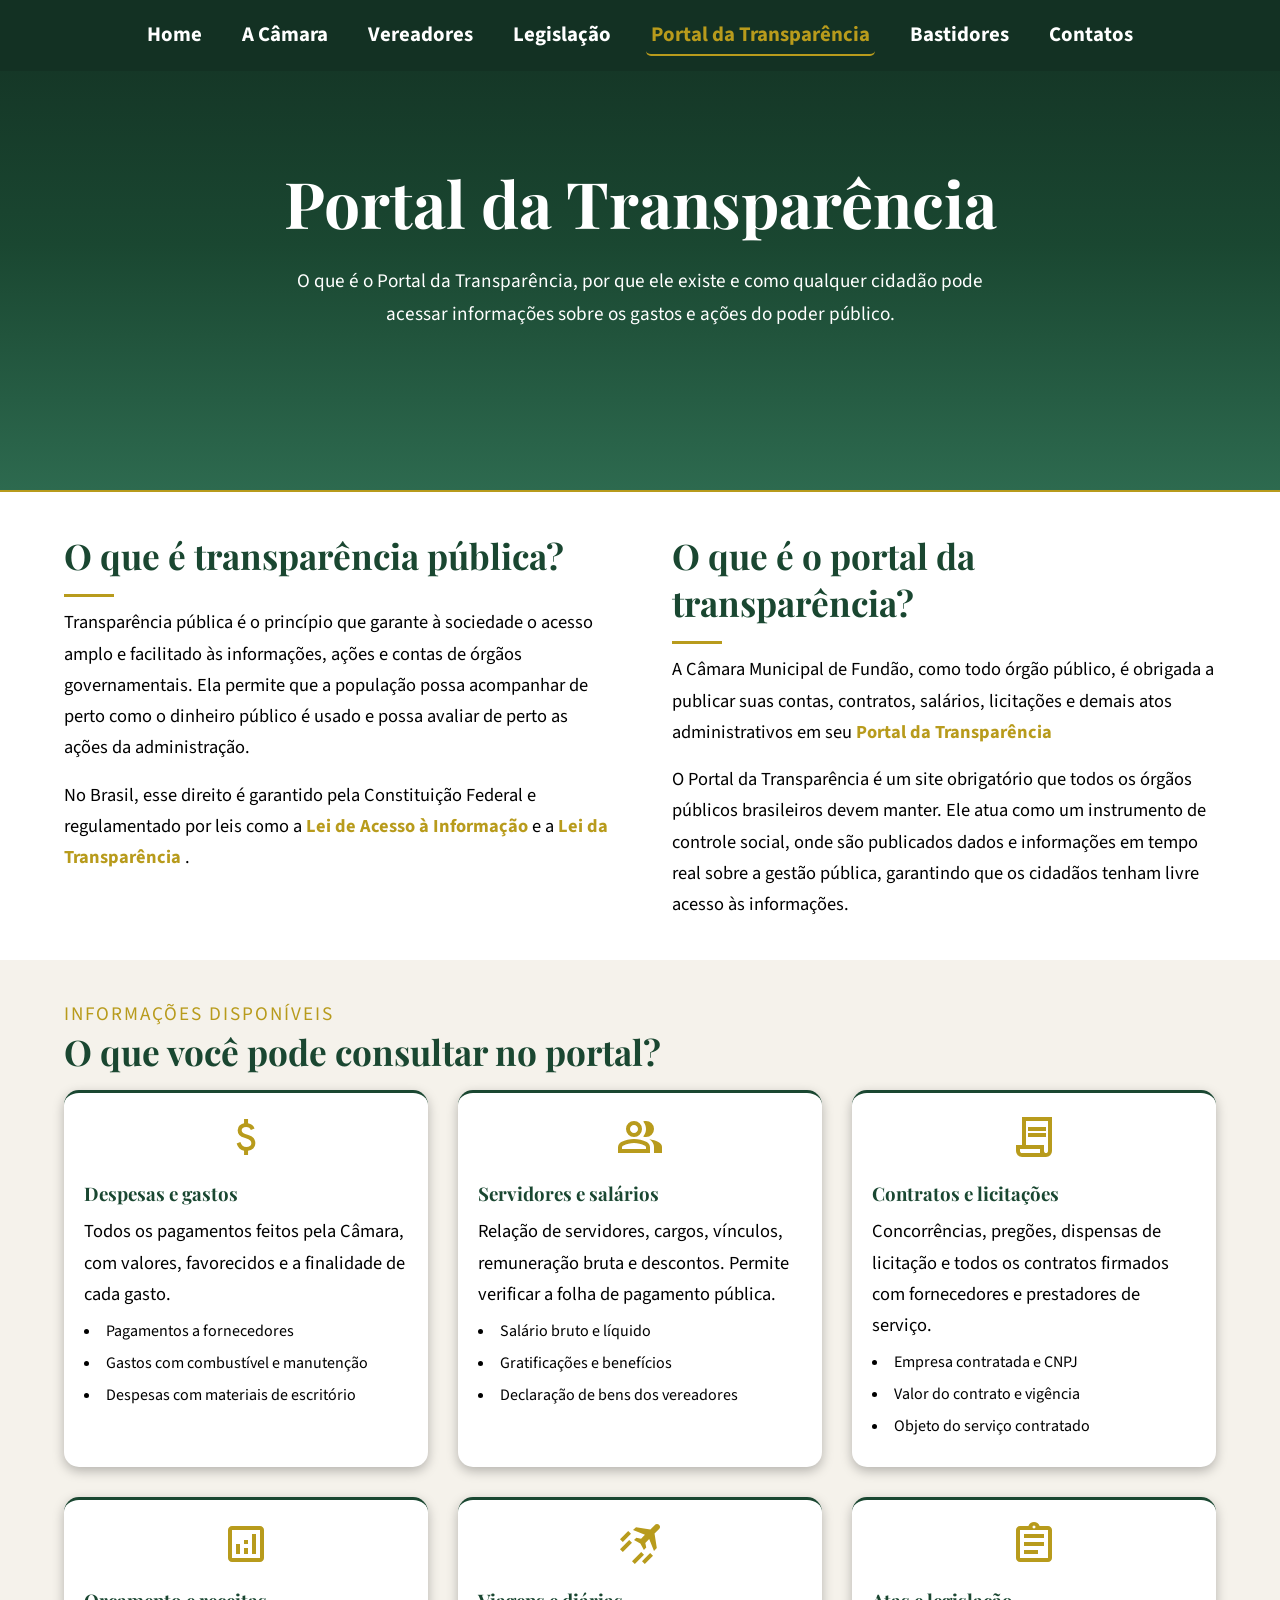
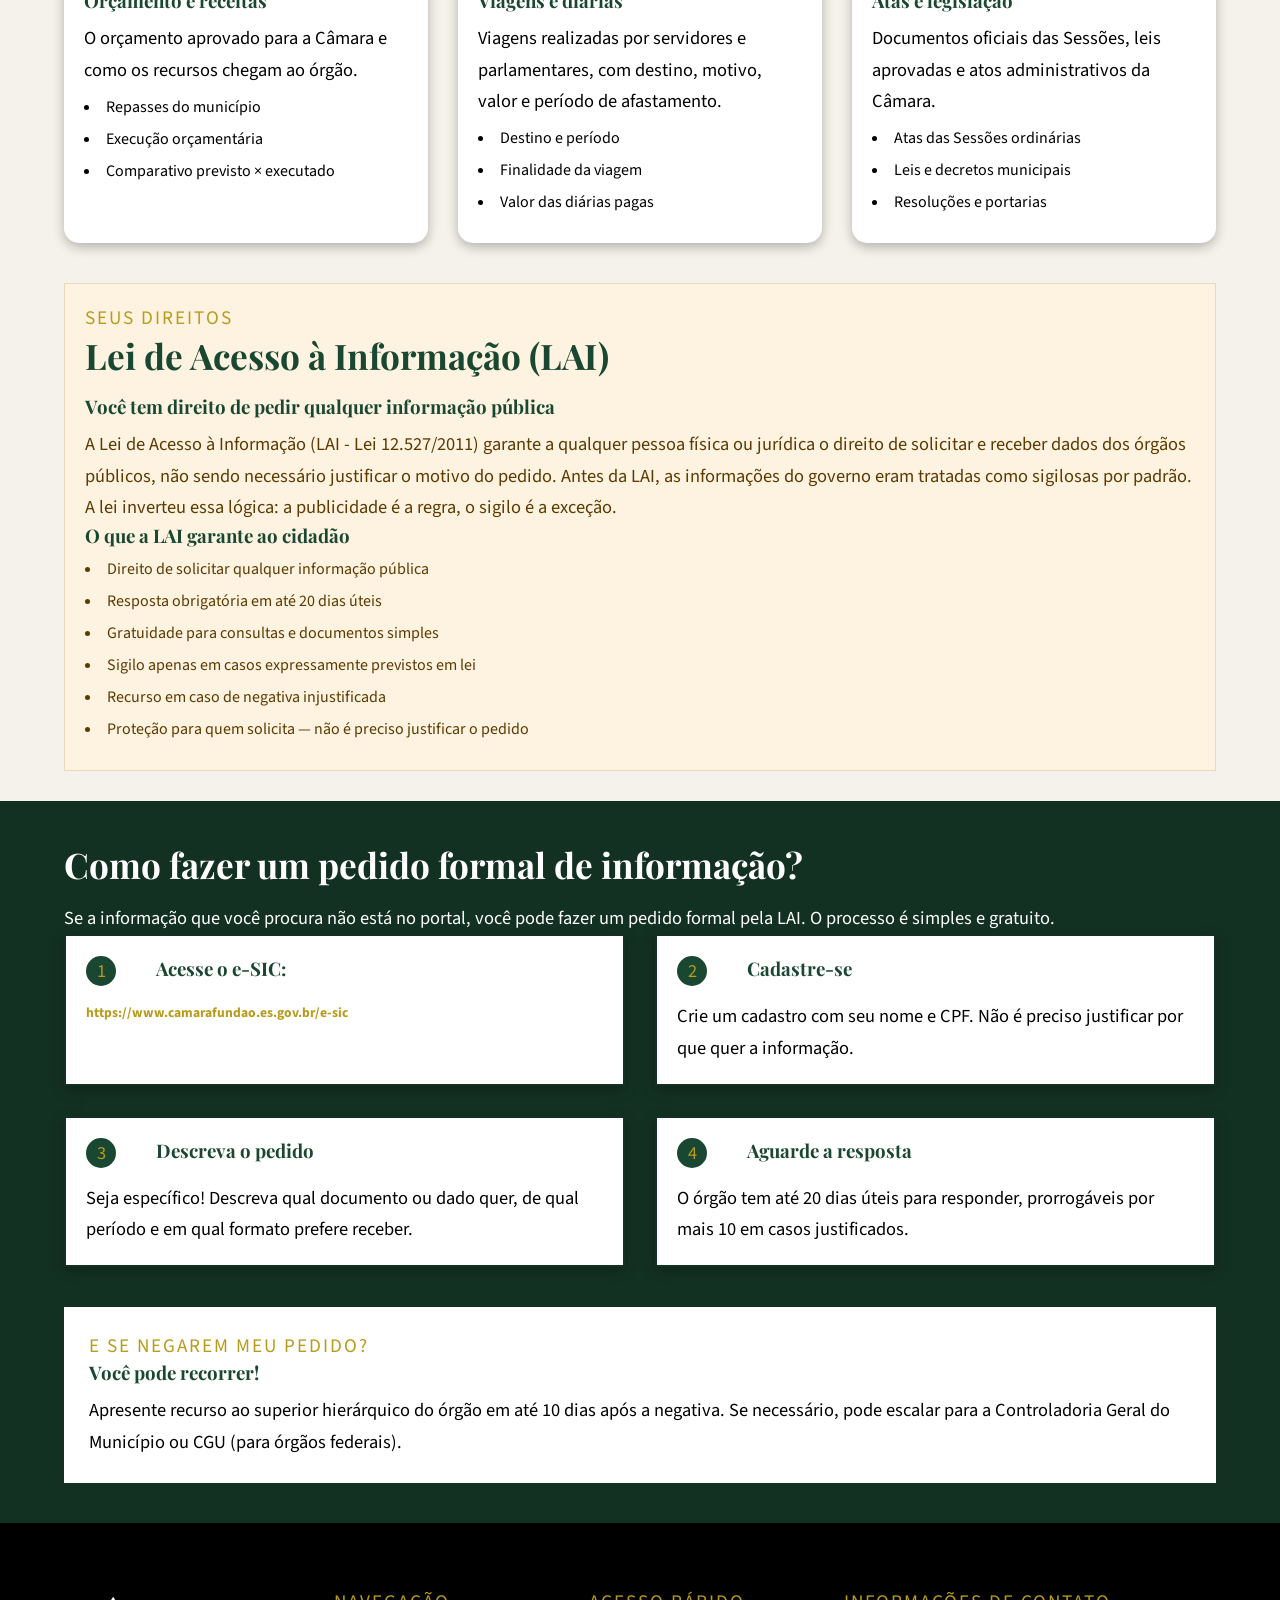
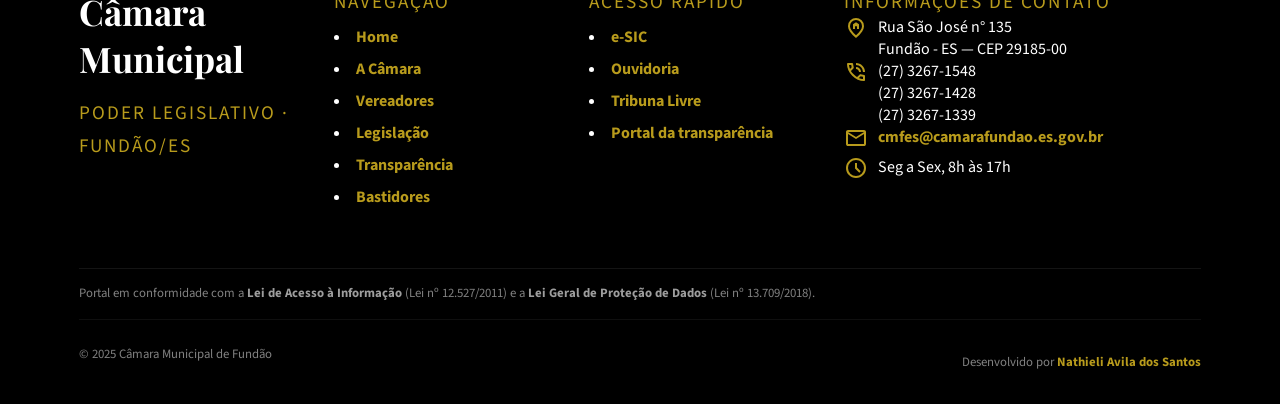
<file: transparencia.html>
<!DOCTYPE html>
<html lang="pt-br">
<head>
    <meta charset="UTF-8">
    <meta name="viewport" content="width=device-width, initial-scale=1.0">
    <link rel="stylesheet" href="https://fonts.googleapis.com/css2?family=Material+Symbols+Outlined:opsz,wght,FILL,GRAD@20..48,100..700,0..1,-50..200&icon_names=menu" />
    <link rel='shortcut icon' type='image/x-icon' href='https://www.camarafundao.es.gov.br/assets/img/favicon.ico' />
    <link rel="stylesheet" href="style.css">
    <script src="incluir.js"></script>
    <title>Portal da Transparência</title>
</head>
<body>
    <div id="header"></div>
    <main>
        <section class="hero">
            <div class="container">
                <h1>Portal da Transparência</h1>
                <p>
                    O que é o Portal da Transparência, por que ele existe e como qualquer cidadão pode acessar informações sobre os gastos e ações do poder público.
                </p>
            </div>
        </section>

        <section id="transparencia" class="secao-white">
            <div class="home-inicio container">
                <div class="elemento">
                    <h2>O que é transparência pública?</h2>
                    <div class="secao-linha"></div>
                    <p>
                        Transparência pública é o princípio que garante à sociedade o acesso amplo e facilitado às informações, ações e contas de órgãos governamentais. Ela permite que a população possa acompanhar de perto como o dinheiro público é usado e possa avaliar de perto as ações da administração.
                    </p>
                    <p>
                        No Brasil, esse direito é garantido pela Constituição Federal e regulamentado por leis como a <a href="https://www.planalto.gov.br/ccivil_03/_ato2011-2014/2011/lei/l12527.htm" target="_blank">Lei de Acesso à Informação</a> e a <a href="https://www.planalto.gov.br/ccivil_03/leis/lcp/lcp131.htm" target="_blank">Lei da Transparência</a> .
                    </p>
                    
                </div>
                <div class="elemento" id="portal">
                    <h2>O que é o portal da transparência? </h2>
                    <div class="secao-linha"></div>
                    <p>
                        A Câmara Municipal de Fundão, como todo órgão público, é obrigada a publicar suas contas, contratos, salários, licitações e demais atos administrativos em seu <a href="https://cmfundao-es.portaltp.com.br/" target="_blank">Portal da Transparência</a>
                    </p>
                    <p>
                        O Portal da Transparência é um site obrigatório que todos os órgãos públicos brasileiros devem manter. Ele atua como um instrumento de controle social, onde são publicados dados e informações em tempo real sobre a gestão pública, garantindo que os cidadãos tenham livre acesso às informações.
                    </p>
                    
                </div>
            </div>
        </section>

        <section id="informacoes">
            <div class="container">
                <span class="letra">informações disponíveis</span>
                <h2>O que você pode consultar no portal?</h2>
                <div class="grid-base grid-portal">
                    <article class="card-base">
                        <span class="icon"><img src="Imagens/dinheiro.svg" alt=""></span>
                        <h3>Despesas e gastos</h3>
                        <p>
                            Todos os pagamentos feitos pela Câmara, com valores, favorecidos e a finalidade de cada gasto.
                        </p>
                        <ul>
                            <li>Pagamentos a fornecedores</li>
                            <li>Gastos com combustível e manutenção</li>
                            <li>Despesas com materiais de escritório</li>
                        </ul>
                    </article>
                    
                    <article class="card-base">
                        <span class="icon"><img src="Imagens/servidores.svg" alt=""></span>
                        <h3>Servidores e salários</h3>
                        <p>
                            Relação de servidores, cargos, vínculos, remuneração bruta e descontos. Permite verificar a folha de pagamento pública.
                        </p>
                        <ul>
                            <li>Salário bruto e líquido</li>
                            <li>Gratificações e benefícios</li>
                            <li>Declaração de bens dos vereadores</li>
                        </ul>
                    </article>
                    
                    <article class="card-base">
                        <span class="icon"><img src="Imagens/contratos.svg" alt=""></span>
                        <h3>
                            Contratos e licitações</h3>
                        <p>Concorrências, pregões, dispensas de licitação e todos os contratos firmados com fornecedores e prestadores de serviço.    
                        </p>
                        <ul>
                            <li>Empresa contratada e CNPJ</li>
                            <li>Valor do contrato e vigência</li>
                            <li>Objeto do serviço contratado</li>
                        </ul>
                    </article>
                    
                    <article class="card-base">
                        <span class="icon"><img src="Imagens/receitas.svg" alt=""></span>
                        <h3>Orçamento e receitas</h3>
                        <p>
                            O orçamento aprovado para a Câmara e como os recursos chegam ao órgão.
                        </p>
                        <ul>
                            <li>Repasses do município</li>
                            <li>Execução orçamentária</li>
                            <li>Comparativo previsto × executado</li>
                        </ul>
                    </article>
                    
                    <article class="card-base">
                        <span class="icon"><img src="Imagens/aviao.svg" alt=""></span>
                        <h3>Viagens e diárias</h3>
                        <p>
                            Viagens realizadas por servidores e parlamentares, com destino, motivo, valor e período de afastamento.
                        </p>
                        <ul>
                            <li>Destino e período</li>
                            <li>Finalidade da viagem</li>
                            <li>Valor das diárias pagas</li>
                        </ul>
                    </article>

                    <article class="card-base">
                        <span class="icon"><img src="Imagens/atas.svg" alt=""></span>
                        <h3>Atas e legislação</h3>
                        <p>
                            Documentos oficiais das Sessões, leis aprovadas e atos administrativos da Câmara.
                        </p>
                        <ul>
                            <li>Atas das Sessões ordinárias</li>
                            <li>Leis e decretos municipais</li>
                            <li>Resoluções e portarias</li>
                        </ul>
                    </article>
                </div>
            </div>
        </section>

        <section >
            <div class="container" id="lai">
                <span class="letra">Seus direitos</span>
                <h2>Lei de Acesso à Informação (LAI)</h2>
                <div>
                    <h3>Você tem direito de pedir qualquer informação pública</h3>
                    <p>
                        A Lei de Acesso à Informação (LAI - Lei 12.527/2011) garante a qualquer pessoa física ou jurídica o direito de solicitar e receber dados dos órgãos públicos, não sendo necessário justificar o motivo do pedido. Antes da LAI, as informações do governo eram tratadas como sigilosas por padrão. A lei inverteu essa lógica: a publicidade é a regra, o sigilo é a exceção.
                    </p>
                </div>
                
                <div id="lista-lai">
                    <h3>O que a LAI garante ao cidadão</h3>
                    <ul>
                        <li>Direito de solicitar qualquer informação pública</li>
                        <li>Resposta obrigatória em até 20 dias úteis</li>
                        <li>Gratuidade para consultas e documentos simples</li>
                        <li>Sigilo apenas em casos expressamente previstos em lei</li>
                        <li>Recurso em caso de negativa injustificada</li>
                        <li>Proteção para quem solicita — não é preciso justificar o pedido</li>
                    </ul>
                </div>
            </div>
        </section>

        <section id="esic">
            <div class="container">
                <h2>Como fazer um pedido formal de informação? </h2>
                <p>
                    Se a informação que você procura não está no portal, você pode fazer um pedido formal pela LAI. O processo é simples e gratuito.
                </p>
                
                <div class="grid-base grid-lai">
                    <article class="card-base card-lai">
                        <div class="numeracao">
                            <p class="numero">1</p>
                            <h3>Acesse o e-SIC: </h3>
                        </div>
                            <a href="https://www.camarafundao.es.gov.br/e-sic" target="_blank">https://www.camarafundao.es.gov.br/e-sic</a>
                    </article>
                    
                    <article class="card-base card-lai">
                        <div class="numeracao">
                            <p class="numero">2</p>
                            <h3>Cadastre-se</h3>
                        </div>
                        <p>
                            Crie um cadastro com seu nome e CPF. Não é preciso justificar por que quer a informação.
                        </p>
                    </article>
                    
                    <article class="card-base card-lai">
                        <div class="numeracao">
                            <p class="numero">3</p>
                            <h3>Descreva o pedido</h3>
                        </div>
                        <p>
                            Seja específico! Descreva qual documento ou dado quer, de qual período e em qual formato prefere receber.
                        </p>
                    </article>
                    
                    <article class="card-base card-lai">
                        <div class="numeracao"> 
                            <p class="numero">4</p>
                            <h3>Aguarde a resposta</h3>
                        </div>
                        <p>
                            O órgão tem até 20 dias úteis para responder, prorrogáveis por mais 10 em casos justificados.
                        </p>
                    </article>
                </div>
            </div>

            <div class="container negarem">
                <span class="letra">E se negarem meu pedido?</span>
                <h3 >Você pode recorrer!</h3>
                <p>
                    Apresente recurso ao superior hierárquico do órgão em até 10 dias após a negativa. Se necessário, pode escalar para a Controladoria Geral do Município ou CGU (para órgãos federais).
                </p>
            </div>
        </section>
    </main>
    <div id="footer"></div>
</body>
</html>
</file>
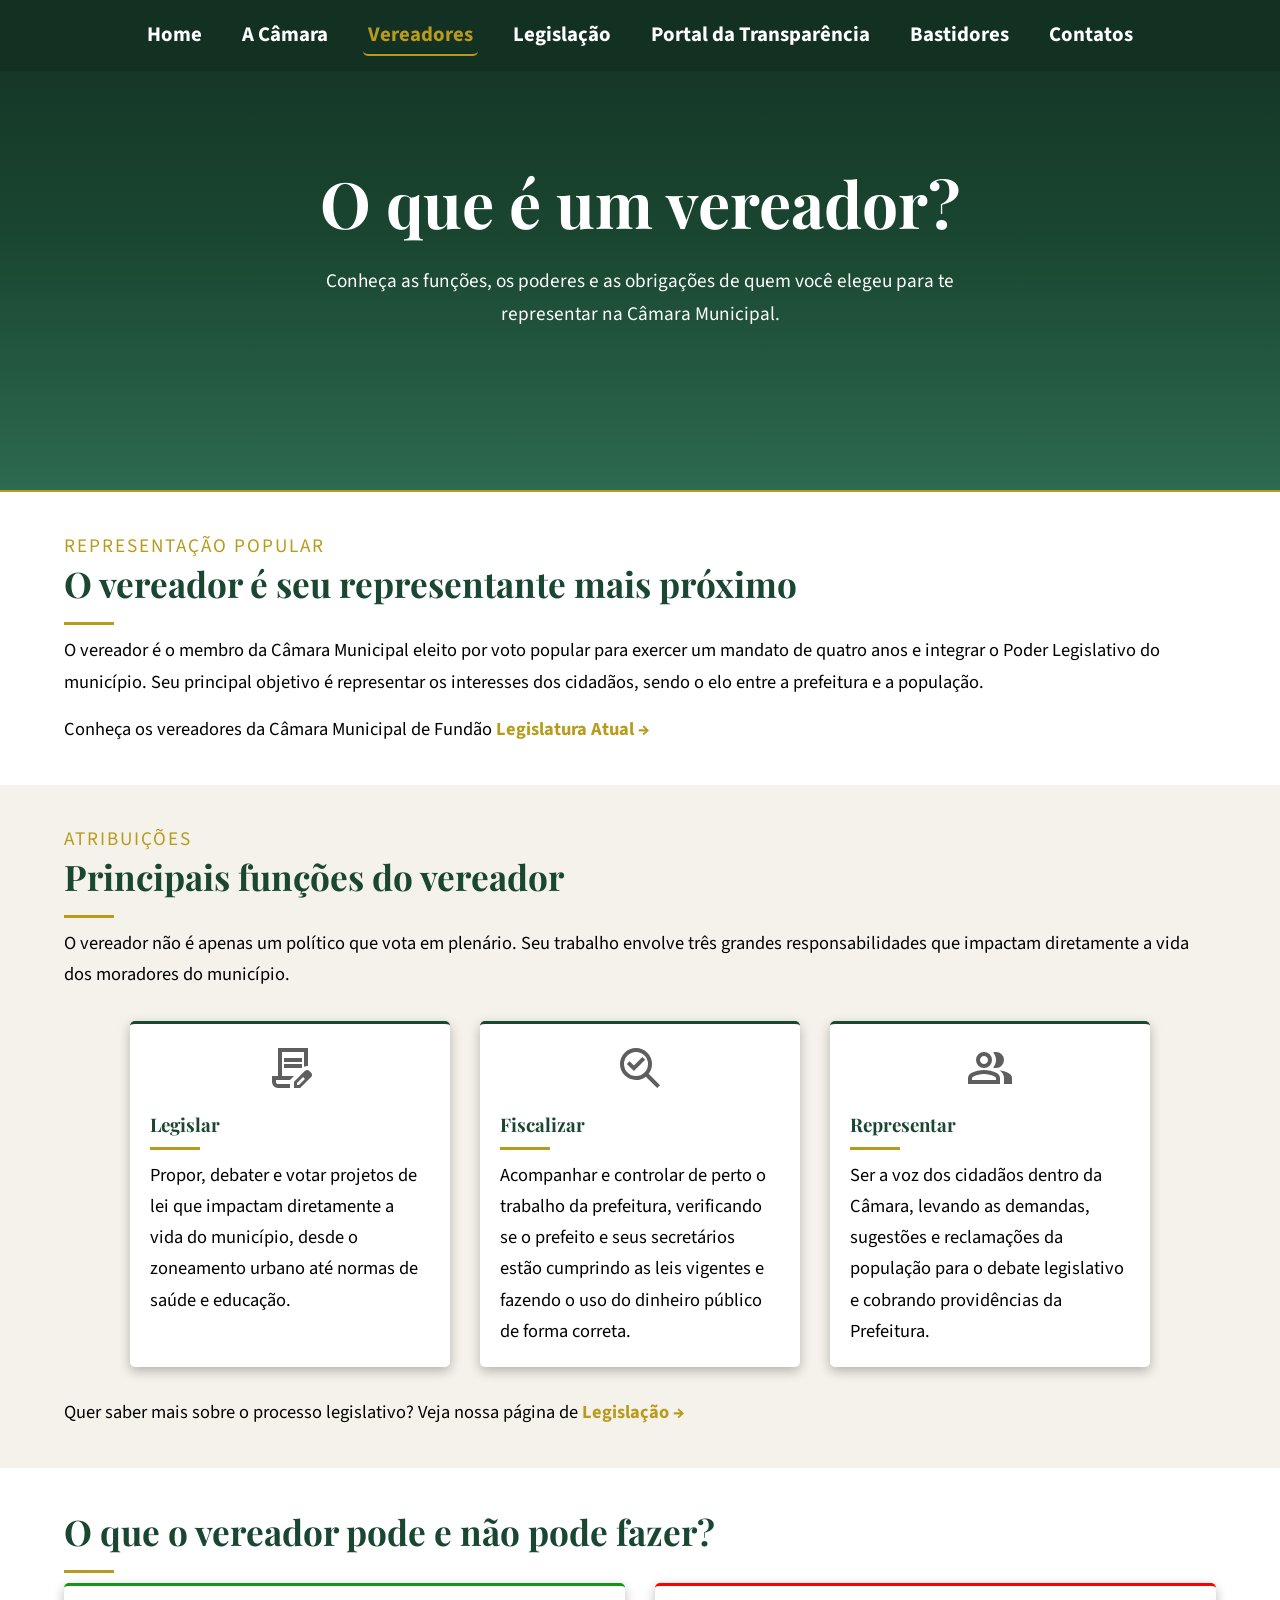
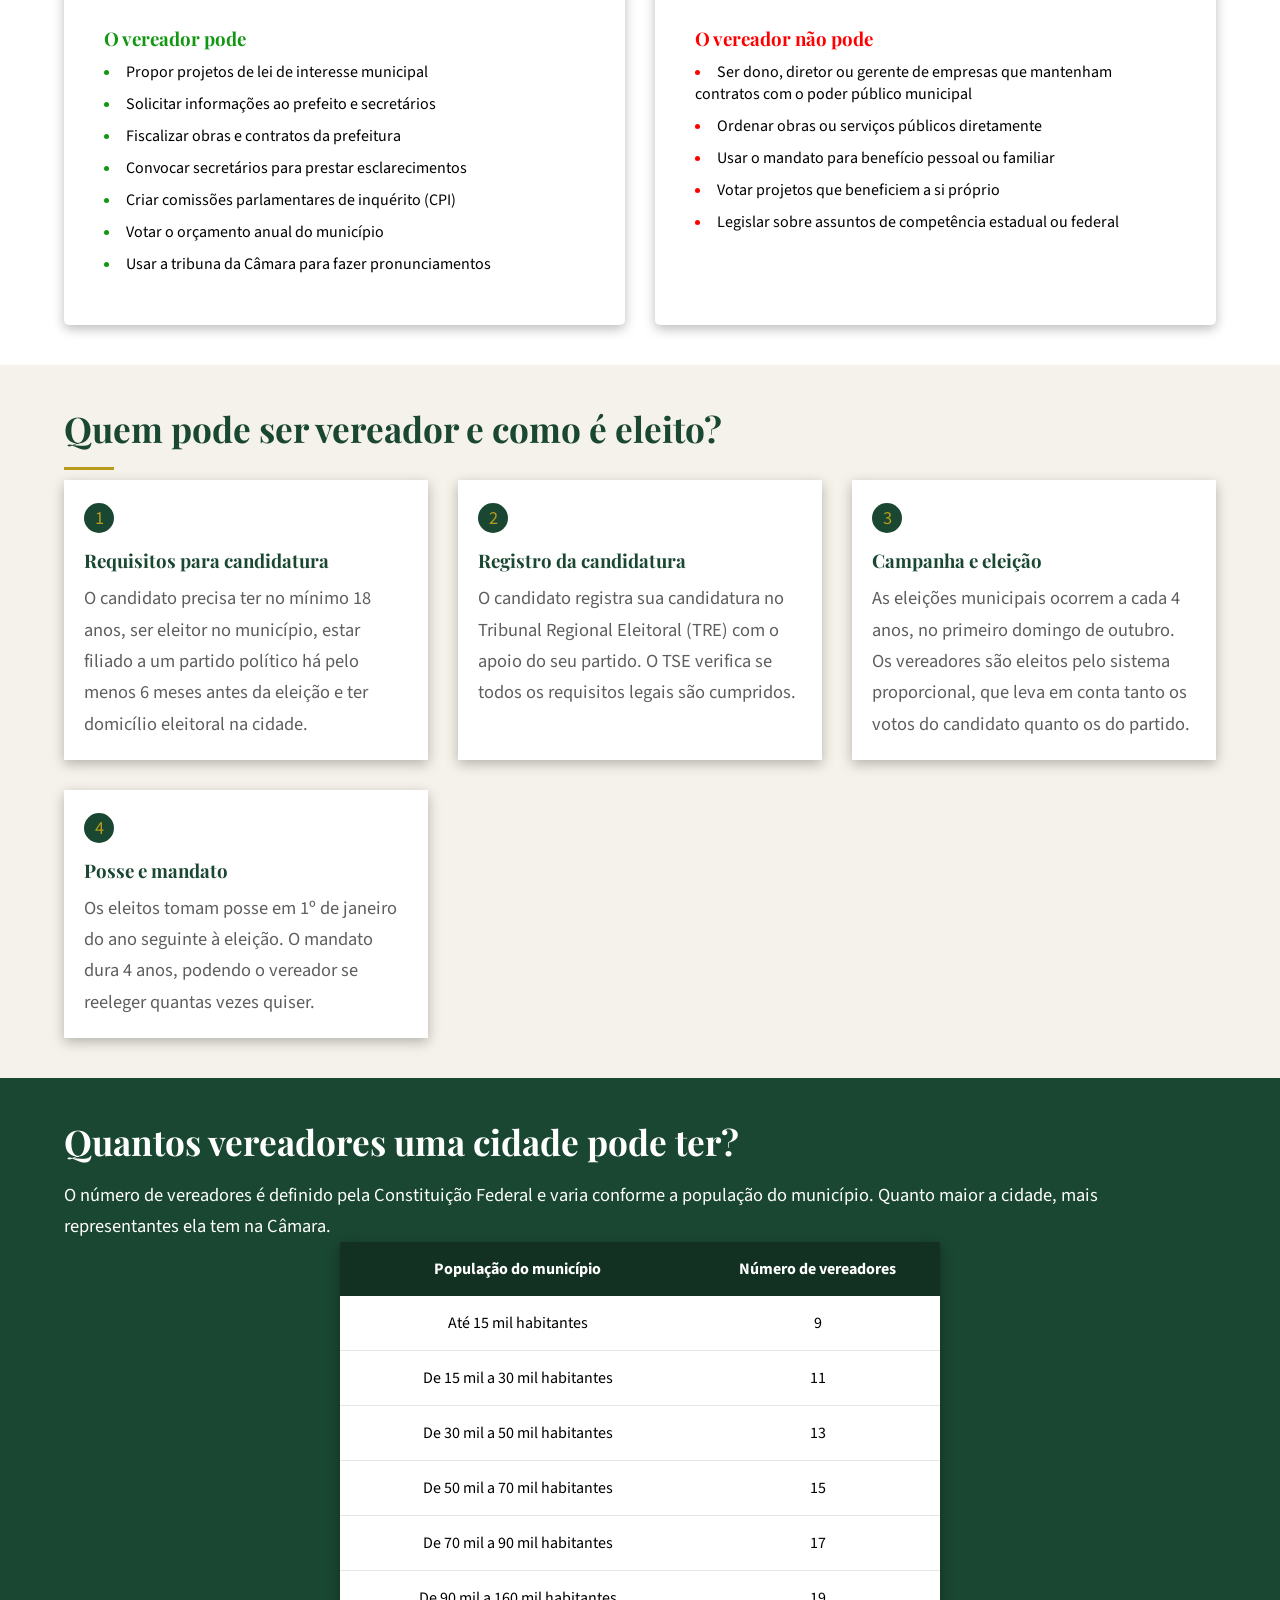
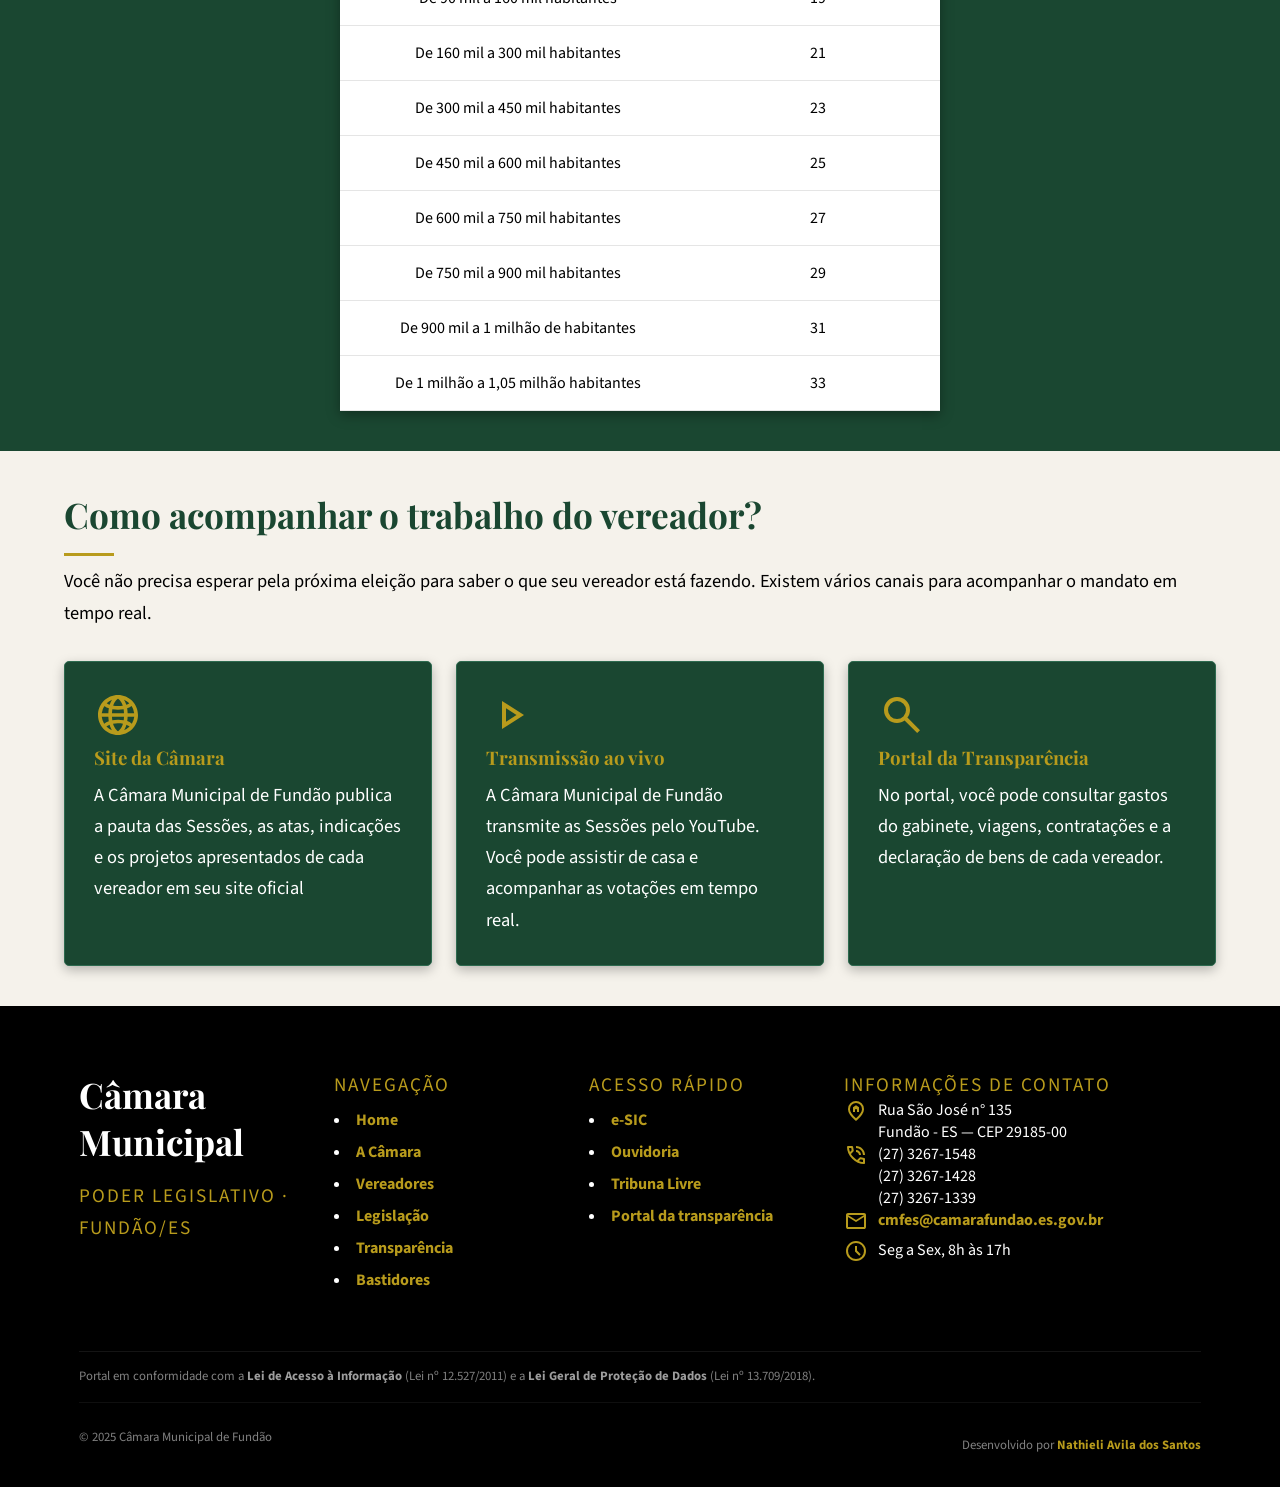
<file: vereadores.html>
<!DOCTYPE html>
<html lang="pt-br">
<head>
    <meta charset="UTF-8">
    <meta name="viewport" content="width=device-width, initial-scale=1.0">
    <link rel="stylesheet" href="https://fonts.googleapis.com/css2?family=Material+Symbols+Outlined:opsz,wght,FILL,GRAD@20..48,100..700,0..1,-50..200&icon_names=menu" />
    <link rel='shortcut icon' type='image/x-icon' href='https://www.camarafundao.es.gov.br/assets/img/favicon.ico' />
    <link rel="stylesheet" href="style.css">
    <script src="incluir.js"></script>
    <title>Vereadores</title>
</head>
<body>
    <div id="header"></div>
    <main>
        <section class="hero">
            <div class="container">
                <h1>O que é um vereador?</h1>
                <p>
                    Conheça as funções, os poderes e as obrigações de quem você elegeu para te representar na Câmara Municipal.
                </p>
            </div>
        </section>
        
        <section class="secao-white" id="vereadores-inicio">
            <div class="container">
                <span class="letra">Representação popular</span>
                <div>
                    <h2>O vereador é seu representante mais próximo</h2>
                    <div class="secao-linha"></div>
                    <p>
                        O vereador é o membro da Câmara Municipal eleito por voto popular para exercer um mandato de quatro anos e integrar o Poder Legislativo do município. Seu principal objetivo é representar os interesses dos cidadãos, sendo o elo entre a prefeitura e a população.
                    </p>
                    <p>
                        Conheça os vereadores da Câmara Municipal de Fundão <a href="https://fundao.splonline.com.br/spl/parlamentares.aspx" target="_blank">Legislatura Atual → </a>
                    </p>
                </div>
            </div>
        </section>
        
        <section id="funcoes"> 
            <div class="container">
                <span class="letra">Atribuições</span>
                <h2>Principais funções do vereador</h2>
                <div class="secao-linha"></div>
                <p>
                    O vereador não é apenas um político que vota em plenário. Seu trabalho envolve três grandes responsabilidades que impactam diretamente a vida dos moradores do município.

                </p>
                
                <div class="grid-base funcoes-cards">
                    <article class="funcoes-card card-base">
                        <span class="icon"><img src="Imagens/leis.svg" alt="">
                        </span>
                        <h3>Legislar</h3>
                        <div class="secao-linha"></div>
                        <p>
                            Propor, debater e votar projetos de lei que impactam diretamente a vida do município, desde o zoneamento urbano até normas de saúde e educação.

                        </p>
                    </article>
                
                    <article class="funcoes-card card-base">
                        <span class="icon"><img src="Imagens/lupa.svg" alt="">
                        </span>
                        <h3>Fiscalizar</h3>
                        <div class="secao-linha"></div>
                        <p>
                            Acompanhar e controlar de perto o trabalho da prefeitura, verificando se o prefeito e seus secretários estão cumprindo as leis vigentes e fazendo o uso do dinheiro público de forma correta.
                        </p>
                    </article>
                
                    <article class="funcoes-card card-base">
                        <span class="icon"><img src="Imagens/representar.svg" alt="">
                        </span>
                        <h3>Representar</h3>
                        <div class="secao-linha"></div>
                        <p>
                            Ser a voz dos cidadãos dentro da Câmara, levando as demandas, sugestões e reclamações da população para o debate legislativo e cobrando providências da Prefeitura.
                        </p>
                    </article>
                </div>
                <p class="link">
                    Quer saber mais sobre o processo legislativo? Veja nossa página de <a href="legislacao.html">Legislação →</a>
                </p>
            </div>
        </section>
        
        <section id="vereador" class="secao-white">
            <div class="container">
                <h2>O que o vereador pode e não pode fazer?</h2>
                <div class="secao-linha"></div>
                <div class="grid-base vereador-cards">
                    <section class="vereador-card card-base pode">
                        <h3>O vereador pode</h3>
                        <ul>
                            <li>
                                Propor projetos de lei de interesse municipal
                            </li>
                
                            <li>
                                Solicitar informações ao prefeito e secretários
                            </li>
                
                            <li>
                                Fiscalizar obras e contratos da prefeitura
                            </li>
                
                            <li>
                                Convocar secretários para prestar esclarecimentos
                            </li>
                
                            <li>
                                Criar comissões parlamentares de inquérito (CPI)
                            </li>
                
                            <li>
                                Votar o orçamento anual do município
                            </li>
                
                            <li>
                                Usar a tribuna da Câmara para fazer pronunciamentos
                            </li>
                        </ul>
                
                    </section>
                    <section class="vereador-card card-base n-pode">
                        <h3>O vereador não pode</h3>
                        <ul>
                            <li>
                                Ser dono, diretor ou gerente de empresas que mantenham contratos com o poder público municipal
                            </li>
                
                            <li>
                                Ordenar obras ou serviços públicos diretamente
                            </li>
                
                            <li>
                                Usar o mandato para benefício pessoal ou familiar
                            </li>
                
                            <li>
                                Votar projetos que beneficiem a si próprio
                            </li>
                
                            <li>
                                Legislar sobre assuntos de competência estadual ou federal
                            </li>
                        </ul>
                    </section>
                </div>
            </div>
        </section>
        
        <section class="sobre" id="eleito">
            <div class="container">
                <h2>Quem pode ser vereador e como é eleito?</h2>
                <div class="secao-linha"></div>
                <div class="grid-base grid-eleito">
                    <div class="card-base card-eleito">
                        <p class="numero">1</p>
                        <h3>Requisitos para candidatura</h3>
                        <p>
                            O candidato precisa ter no mínimo 18 anos, ser eleitor no município, estar filiado a um partido político há pelo menos 6 meses antes da eleição e ter domicílio eleitoral na cidade.
                        </p>
                    </div>
                    
                    <div class="card-base card-eleito">
                        <p class="numero">2</p>
                        <h3>Registro da candidatura</h3>
                        <p>
                            O candidato registra sua candidatura no Tribunal Regional Eleitoral (TRE) com o apoio do seu partido. O TSE verifica se todos os requisitos legais são cumpridos.
                        </p>
                    </div>
                    
                    <div class="card-base card-eleito">
                        <p class="numero">3</p>
                        <h3>Campanha e eleição</h3>
                        <p>
                            As eleições municipais ocorrem a cada 4 anos, no primeiro domingo de outubro. Os vereadores são eleitos pelo sistema proporcional, que leva em conta tanto os votos do candidato quanto os do partido.
                        </p>
                    </div>

                    <div class="card-base card-eleito">
                        <p class="numero">4</p>
                        <h3>Posse e mandato</h3>
                        <p>
                            Os eleitos tomam posse em 1º de janeiro do ano seguinte à eleição. O mandato dura 4 anos, podendo o vereador se reeleger quantas vezes quiser.
                        </p>
                    </div>
                </div>
            </div>
        </section>
        
        <section  id="quantidade">
            <div class="container">
                <h2>Quantos vereadores uma cidade pode ter?</h2>
                <p>
                    O número de vereadores é definido pela Constituição Federal e varia conforme a população do município. Quanto maior a cidade, mais representantes ela tem na Câmara.
                </p>
                <table>
                    <thead>
                        <tr>
                            <th>População do município</th>
                            <th>Número de vereadores</th>
                        </tr>
                    </thead>
                    <tr>
                        <td>Até 15 mil habitantes</td>
                        <td>9</td>
                    </tr>
                    <tr>
                        <td>De 15 mil a 30 mil habitantes</td>
                        <td>11</td>
                    </tr>
                    <tr>
                        <td>De 30 mil a 50 mil habitantes</td>
                        <td>13</td>
                    </tr>
                    <tr>
                        <td>De 50 mil a 70 mil habitantes</td>
                        <td>15</td>
                    </tr>
                    <tr>
                        <td>De 70 mil a 90 mil habitantes</td>
                        <td>17</td>
                    </tr>
                    <tr>
                        <td>De 90 mil a 160 mil habitantes</td>
                        <td>19</td>
                    </tr>
                    <tr>
                        <td>De 160 mil a 300 mil habitantes</td>
                        <td>21</td>
                    </tr>
                    <tr>
                        <td>De 300 mil a 450 mil habitantes</td>
                        <td>23</td>
                    </tr>
                    <tr>
                        <td>De 450 mil a 600 mil habitantes</td>
                        <td>25</td>
                    </tr>
                    <tr>
                        <td>De 600 mil a 750 mil habitantes</td>
                        <td>27</td>
                    </tr>
                    <tr>
                        <td>De 750 mil a 900 mil habitantes</td>
                        <td>29</td>
                    </tr>
                    <tr>
                        <td>De 900 mil a 1 milhão de habitantes</td>
                        <td>31</td>
                    </tr>
                    <tr>
                        <td>De 1 milhão a 1,05 milhão habitantes</td>
                        <td>33</td>
                    </tr>
                </table>
            </div>
        </section>
        
        <section id="acompanhar">
            <div class="container">
                <h2>Como acompanhar o trabalho do vereador?</h2>
                <div class="secao-linha"></div>
                <p>
                    Você não precisa esperar pela próxima eleição para saber o que seu vereador está fazendo. Existem vários canais para acompanhar o mandato em tempo real.
                </p>
            
                <div class="grid-base grid-acompanhar">
                    <div class="card-base card-acompanhar">
                        <span class="icon"><img src="Imagens/site.svg" alt="">
                        </span>
                        <h3><a href="https://www.camarafundao.es.gov.br/" target="_blank">Site da Câmara</a></h3>
                        <p>
                            A Câmara Municipal de Fundão publica a pauta das Sessões, as atas, indicações e os projetos apresentados de cada vereador em seu site oficial
                        </p>
                    </div>

                    <div class="card-base card-acompanhar">
                        <span class="icon"><img src="Imagens/transmissao.svg" alt="">
                        </span>
                        <h3><a href="https://www.youtube.com/@camaramunicipaldefundao?app=desktop" target="_blank">Transmissão ao vivo</a></h3>
                        <p>
                            A Câmara Municipal de Fundão transmite as Sessões pelo YouTube. Você pode assistir de casa e acompanhar as votações em tempo real.
                        </p>
                    </div>

                    <div class="card-base card-acompanhar">
                        <span class="icon"><img src="Imagens/transparencia.svg" alt="">
                        </span>
                        <h3><a href="https://cmfundao-es.portaltp.com.br/" target="_blank">Portal da Transparência</a></h3>
                        <p>
                            No portal, você pode consultar gastos do gabinete, viagens, contratações e a declaração de bens de cada vereador.
                        </p>
                    </div>
                </div>
            </div>
        </section>
    </main> 

    <div id="footer"></div>
</body>
</html>
</file>
<file: style.css>
/* RESET E VARIÁVEIS */

@charset "UTF-8";

@import url('https://fonts.googleapis.com/css2?family=Playfair+Display:ital,wght@0,400..900;1,400..900&display=swap');

@import url('https://fonts.googleapis.com/css2?family=Source+Sans+3:ital,wght@0,200..900;1,200..900&display=swap');

:root {

    --cor-1: #133123;
    --cor-2: #1a4731;
    --cor-4: #2d6a4f;
    --cor-5: #b89b1c;
    --cor-6: #5e5e5e;

    --fonte-01: "Playfair Display", serif;
    --fonte-02: "Source Sans 3", sans-serif;
}

* {
    margin: 0;
    padding: 0;
    box-sizing: border-box;
}

/* GERAIS */
body {
    background-color: #f5f2eb;
    font-family: var(--fonte-02);
    min-height: 100vh;
    display: flex;
    flex-direction: column;
}

h1, h2, h3 {
    font-family: var(--fonte-01);
}

h3 {
    color: var(--cor-2);
    margin-bottom: 10px;
}

h2 {
    margin-bottom: 15px;
    font-size: 2.2em;
    color: var(--cor-2);
}

p {
    font-size: 1.15em;
    line-height: 1.7em;
}

p+p {
    margin-top: 16px;
}

a {
    text-decoration: none;
    color: var(--cor-5);
    font-weight: bold;
}

a:hover {
    text-decoration: underline;
}

.icon img {
    width: 3em;
}

.icon-fundo {
    margin-right: 20px;
    background-color: #2d6a4f6e;
    width: 30px;
    height: 25px;
    border-radius: 5px;
    display: flex;
    justify-content: center;
    /* Centralizar icon na div. Conjunto com display: flex */
}

.letra {
    color: var(--cor-5);
    text-transform: uppercase;
    letter-spacing: 2px;
    font-size: 1.2em;
}

.secao-white {
    background-color: white;
}

.secao-verde {
    background-color: var(--cor-1);
}

.secao-linha {
    width: 50px;
    height: 3px;
    background: var(--cor-5);
    margin-bottom: 10px;
}

/* LAYOUT GERAL */

header {
    background-color: var(--cor-1);
    padding: 15px 0px;
    text-align: center;
    position: fixed;
    width: 100%;
    z-index: 100;
}

nav {
    display: flex;
    /* cria contêiner flexivel, redimensionando os elementos. Torna mais responsivo */
    justify-content: center;
    /* centraliza */
    gap: 30px;
    /* Espaçamento entre elementos do menu */
    flex-wrap: wrap;
    /* quebra de linha */
}

nav>a {
    color: white;
    font-size: 1.3rem;
    padding: 5px;
    border-radius: 5px;
}

nav a:hover, a.ativo {
    color: var(--cor-5);
    border-bottom: 2px solid var(--cor-5);
    text-decoration: none;
}

main {
    flex: 1;
}

.container {
    width: min(90%, 1200px);
    margin: auto;
    padding: 40px 0px;
}

.grid-base {
    display: grid;
    grid-template-columns: repeat(auto-fit, minmax(280px, 320px));
    gap: 30px;
    justify-content: center;
}

.card-base {
    background-color: white;
    border-radius: 15px;
    padding: 20px;
    border-top: 3px solid var(--cor-2);
    box-shadow: 0px 4px 12px rgba(0, 0, 0, 0.267);
    transition: 0.5s;
}

.home-cards, .home-inicio, .camara-cards, .vereador-cards, .grid-eleito, .grid-servidores, .grid-canais {
    grid-template-columns: repeat(auto-fit, minmax(300px, 1fr));

}

.card-base:hover {
    transform: translateY(-5px);
}

.numero {
    background-color: var(--cor-2);
    color: var(--cor-5);
    border-radius: 50px;
    min-width: 30px;
    height: 30px;
    text-align: center;
    margin-bottom: 15px;
}

div.card-eleito .numero {
    width: 10px;
}

footer {
    background-color: #000000;
    color: white;
}

footer>.container {
    padding: 15px;

}

.footer-topo {
    display: grid;
    grid-template-columns: 1fr 1fr 1fr 1.6fr;
    /* a última é 60% maior que as outras */
    gap: 32px;
    padding: 50px 0px;
    border-bottom: 1px solid rgba(255, 255, 255, 0.08);
}

.ft-selo {
    padding: 14px 0px;
    border-bottom: 1px solid rgba(255, 255, 255, 0.06);
}

.ft-selo p,
.ft-rodape p {
    font-size: 0.8em;
    color: rgba(255, 255, 255, 0.5);

}

.ft-selo strong {
    color: rgba(255, 255, 255, 0.616);
}

.ft-rodape {
    display: flex;
    justify-content: space-between;
    align-items: center;
    flex-wrap: wrap;
    /* quebra a linha em telas menores */
    padding: 16px 0px;
}

.ft-rodape a {
    font-size: 1em;
}


/* HERO */

.hero {
    background: linear-gradient(to bottom, var(--cor-1), var(--cor-2), var(--cor-4));
    color: white;
    text-align: center;
    padding: 120px 20px;
    border-bottom: 2px solid var(--cor-5);
}

.hero h1 {
    font-size: clamp(2.5rem, 5vw, 5rem);
    /* Limita um valor entre um mínimo e um máximo */
    margin-bottom: 20px;
}

.hero p {
    font-size: 1.2rem;
    max-width: 700px;
    margin: auto;

}


/* HOME */
.home-inicio {
    display: grid;
    gap: 4rem;
    align-items: center;
}

.home-inicio img {
    max-width: 90%;
    margin: auto;
    border-radius: 10px;
}



.home-card {
    border-top-color: white;
    display: flex;
    flex-direction: column;
}

.home-card a:last-of-type {
    margin-top: auto;
    /* link fica embaixo, usado em conjunto com display e flex-direction no container pai*/
}

article img {
    width: 100%;
    display: block;
    margin: 0px auto 20px auto;
}

article a {
    margin-top: 1rem;
    font-size: 0.85rem;
}


/* CÂMARA */

#organizacao>.container>p,
#organizacao h2 {
    color: white;
}

#organizacao>.container>p {
    margin: 20px 0px;
}

#organizacao>.container>.link {
    margin-top: 50px;
}

.grid-legislativo {
    padding: 30px 0px;
}

.camara-card {
    padding: 20px 20px 15px 40px;
}


/* VEREADORES */

.link {
    margin-top: 30px;
}

.funcoes-card {
    margin-top: 30px;
    border-radius: 5px;
}

.vereador-card {
    border-radius: 5px;
    padding: 40px;
}

.pode {
    border-top: 3px solid rgb(17, 151, 17);
}

.pode>h3,
.pode li::marker {
    color: rgb(17, 151, 17);
}


.n-pode {
    border-top: 3px solid red;
}

.n-pode>h3,
.n-pode li::marker {
    color: red;
}

.card-eleito {
    border-radius: 0px;
    color: var(--cor-6);
    border-top-color: white;
}

#quantidade {
    background-color: var(--cor-2);
}

#quantidade h2,
#quantidade p {
    color: white;
}

#acompanhar h3 {
    color: var(--cor-5);
}

table {
    width: 100%;
    max-width: 600px;
    border-collapse: collapse;
    margin: auto;
    box-shadow: 0px 4px 12px rgba(0, 0, 0, 0.342);
}

td {
    border-bottom: 1px solid #e5e5e5;
    background-color: white;
    padding: 16px 20px;
    text-align: center;
    vertical-align: middle;
}

th {
    background-color: var(--cor-1);
    color: white;
    padding: 16px 20px;
}

.grid-acompanhar {
    display: grid;
    grid-template-columns: repeat(3, 1fr);
    gap: 1.5rem;
    margin-top: 2rem
}

.card-acompanhar {
    background: var(--cor-2);
    color: white;
    border-radius: 5px;
    border: 1px solid var(--cor-4);
    padding: 1.8rem;
}


/* LEGISLAÇÃO */



#caminho h2,
#caminho >.container, #voz h2, #voz p {
    color: white;
}

#caminho h3 {
    color: var(--cor-5);
}

.grid-caminho {
    grid-template-columns: repeat(auto-fit, minmax(600px, 1fr));
}

.card-caminho {
    border-radius: 5px;
    border: 1px solid var(--cor-4);
}

#voz {
    background-color: var(--cor-4);
}

#voz p {
    margin: 0px 20px 20px 20px;
}


#voz h3 {
    margin-bottom: 0px;
    color: var(--cor-5);
}

.grid-voz {
    grid-template-columns: repeat(auto-fit, minmax(200px, 1fr));
}

.card-voz {
    background-color: rgba(255, 255, 255, 0.103);
    border-top: 2px solid var(--cor-5);
}

.card-voz h3 {
    text-align: center;
    padding-bottom: 5px;
}

.numeracao {
    display: flex;

}

.numeracao .numero {
    margin-right: 40px;
}





/* BASTIDORES */



.img-servidores {
    max-width: 600px;
    display: block;
    margin: auto;
}


.grid-estrutura {
    grid-template-columns: repeat(auto-fit, minmax(600px, 1fr));
    margin: 25px 0px;
}


.card-estrutura {
    background-color: rgba(255, 255, 255, 0.103);
    border-top: 3px solid var(--cor-5);
    border-left: 3px solid var(--cor-5);
}

#estrutura>.container>.secao-linha {
    margin-bottom: 0px;
}

#estrutura h2,
.card-estrutura>h3,
.card-estrutura>p, #estrutura article > .numeracao h3 {
    color: white;
}

#estrutura {
    margin-bottom: -25px;
}
#lai {
    background-color: #fdf3e0;
    padding: 20px;
    border: 1px solid #e8d9bc;
    color: #5c3a00;
    margin-bottom: 30px;
}

.grid-lai {
    grid-template-columns: repeat(auto-fit, minmax(500px, 1fr));
}

.card-lai {
    border-radius: 0px;
    border: 2px solid var(--cor-1);
}

ul {
    list-style-position: inside;
}

.card-site {
    margin-top: 25px;
}
.grid-site {
    grid-template-columns: 1fr;
}
.card-site ul {
    columns: 2;
}

.card-site p {
    padding: 10px 0;
}




#transparencia>.home-inicio {
    align-items: flex-start;
}

.grid-portal {
    grid-template-columns: repeat(auto-fit, minmax(280px, 1fr));;
}



#esic {
    background-color: var(--cor-1);
    padding-bottom: 20px;
}

#esic h2,
#esic>.container>p {
    color: white;
}


.negarem {
    background-color: white;
    padding: 25px;
    margin-bottom: 20px;
}

#esic > .negarem > p {
    color: black;
}

.card-lai:hover {
    transform: translateY(0);
}

li {
    margin: 10px 0px;
}



#estrutura-imagem img {
        width: 100%;
    }


/* CONTATOS */

.grid-canais {
    margin-top: 20px;
}

#presencial p {
    margin: 0px 20px 20px 20px;
}

#presencial h2, #presencial p {
    color: white;
}

#presencial h3 {
    margin-bottom: 0px;
    color: var(--cor-5);
}


#telefones {
    display: flex;
    flex-direction: row;
    gap: 30px;
    margin: 10px 0px;
    color: var(--cor-5);
}

.card-sociais {
    text-align: center;
}


.card-sociais>a {
    justify-content: center
}


.botao-menu {
   display: none;
} 



/* footer */

.etapas {
    display: flex;
    flex-direction: column;
}

.etapa {
    display: flex;
    gap: 16px;
    padding: 16px 0px;
    border-bottom: 1px solid rgba(255, 255, 255, 0.08);
}

.etapa:last-child {
    border-bottom: none;
}

.etapa-esquerda {
    display: flex;
    flex-direction: column;
    align-items: center;
    flex-shrink: 0;
    width: 32px;
}

.etapa-linha {
    width: 1px;
    flex: 1;
    background: rgba(255, 255, 255, 0.15);
    margin-top: 6px;
}

.ft-nome {
    color: white;
}

 span.ft-contato-icone{
    padding-right: 10px;
}



@media (max-width: 1024px) {
    nav {
        gap: 20px;
    }

    nav a {
        font-size: 1rem;
    }

    .hero {
        padding: 100px 20px;
    }

    #transparencia>.home-inicio {
        grid-template-columns: 1fr;
    }
}

@media (max-width: 768px) {

    header {
        padding: 10px;
    }

    nav {
        gap: 15px;
    }

    nav a {
        font-size: 0.7rem;
    }

    .hero {
        padding: 90px 20px;
    }
   
    .hero p {
        font-size: 1.1rem;
    }

    .grid-acompanhar {
        grid-template-columns: 1fr;
    }

    .grid-voz {
        grid-template-columns: 1fr 1fr;
    }

    .grid-estrutura {
    grid-template-columns: repeat(auto-fit, minmax(400px, 1fr));
}

    .footer-topo {
        grid-template-columns: 1fr 1fr;
    }
    

}

@media (max-width: 600px) {
    

    .botao-menu {
        display: block;
        background: none;
        color: white;
        border: none;
        cursor: pointer;
    }
    
    header {
        padding: 5px;
    }
    nav {
        display: none;
    }

    nav.ativo {
        display: flex;
        flex-direction: column;
        gap: 10px;
        padding-top: 15px;
    }

    nav > a {
        border-radius: 0px;
    }

    nav > a:hover, a.ativo {
        border-bottom: 1px solid var(--cor-5);
    }

    th {
        padding: 5px;
    }

    td {
        padding: 5px 10px;
    }

    .grid-voz, .grid-estrutura, .grid-lai, .grid-canais, .footer-topo  {
        grid-template-columns: 1fr;
    }

    

}
</file>
